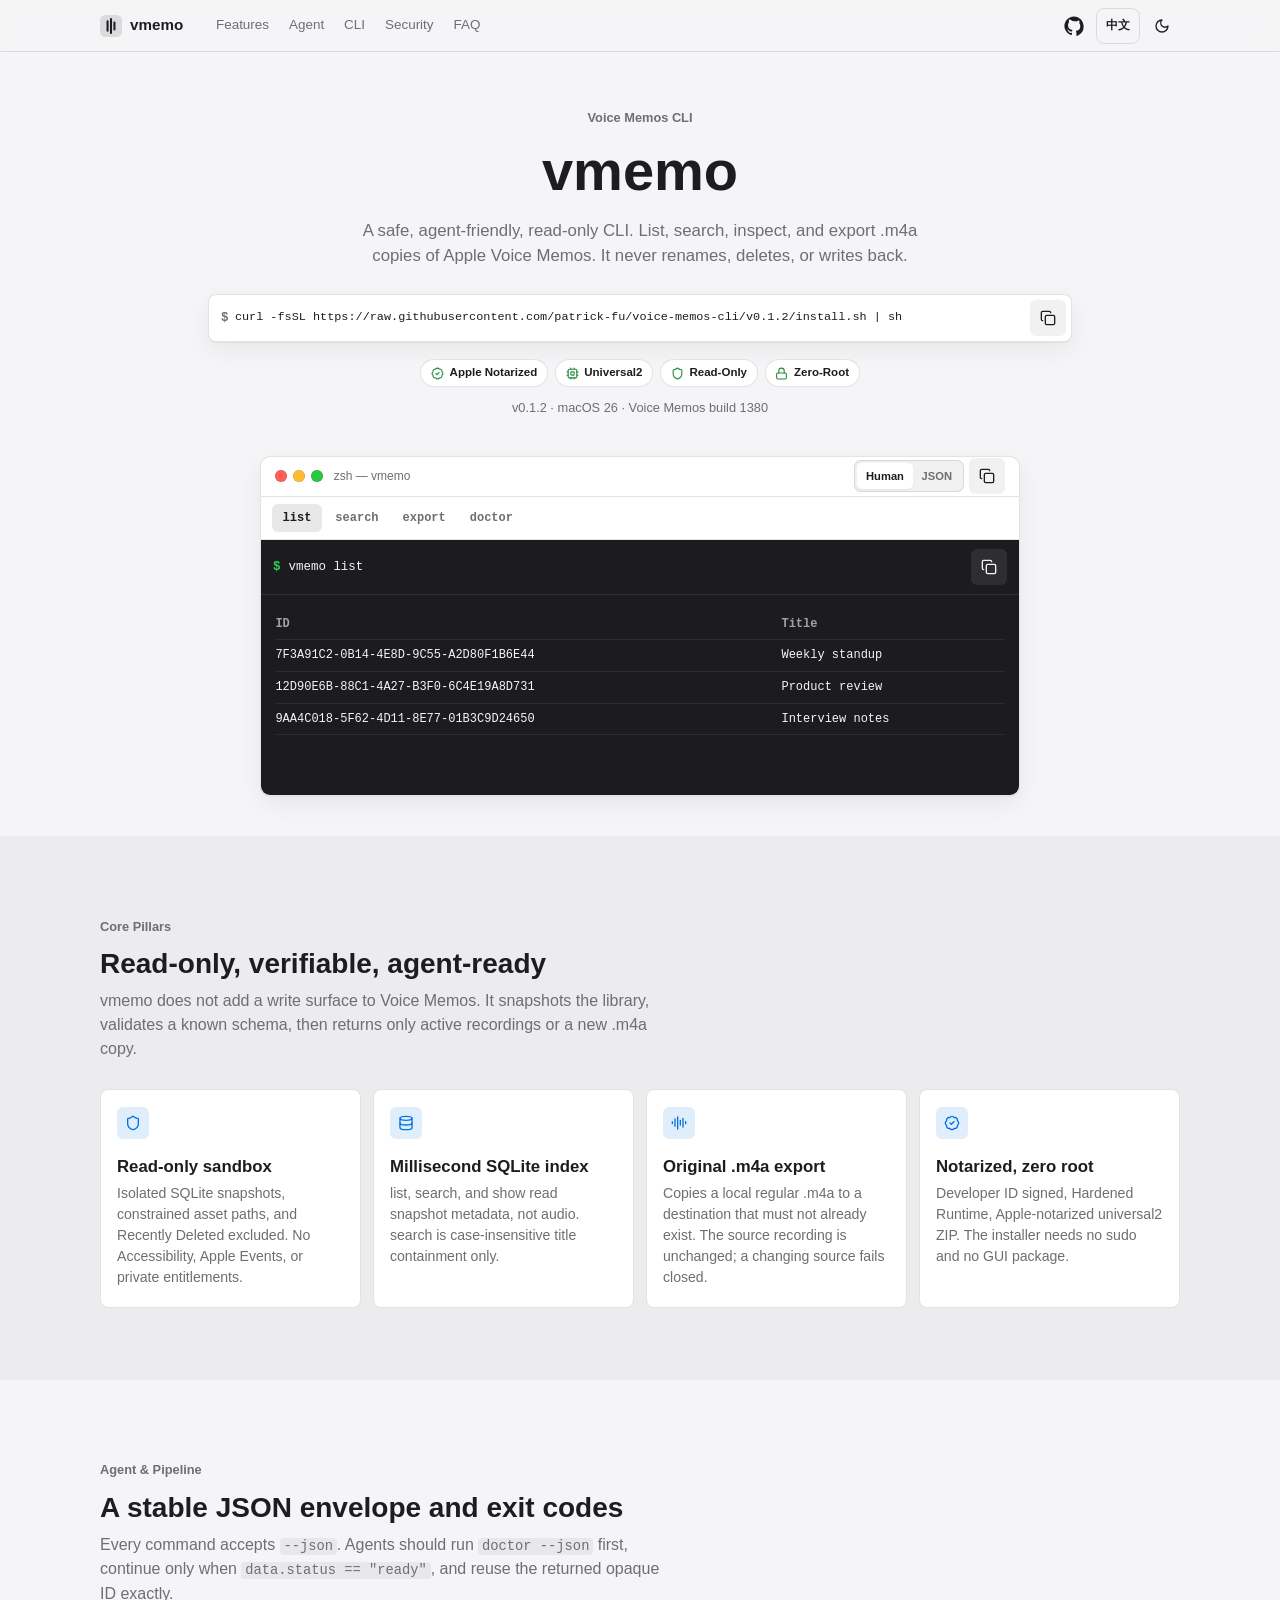
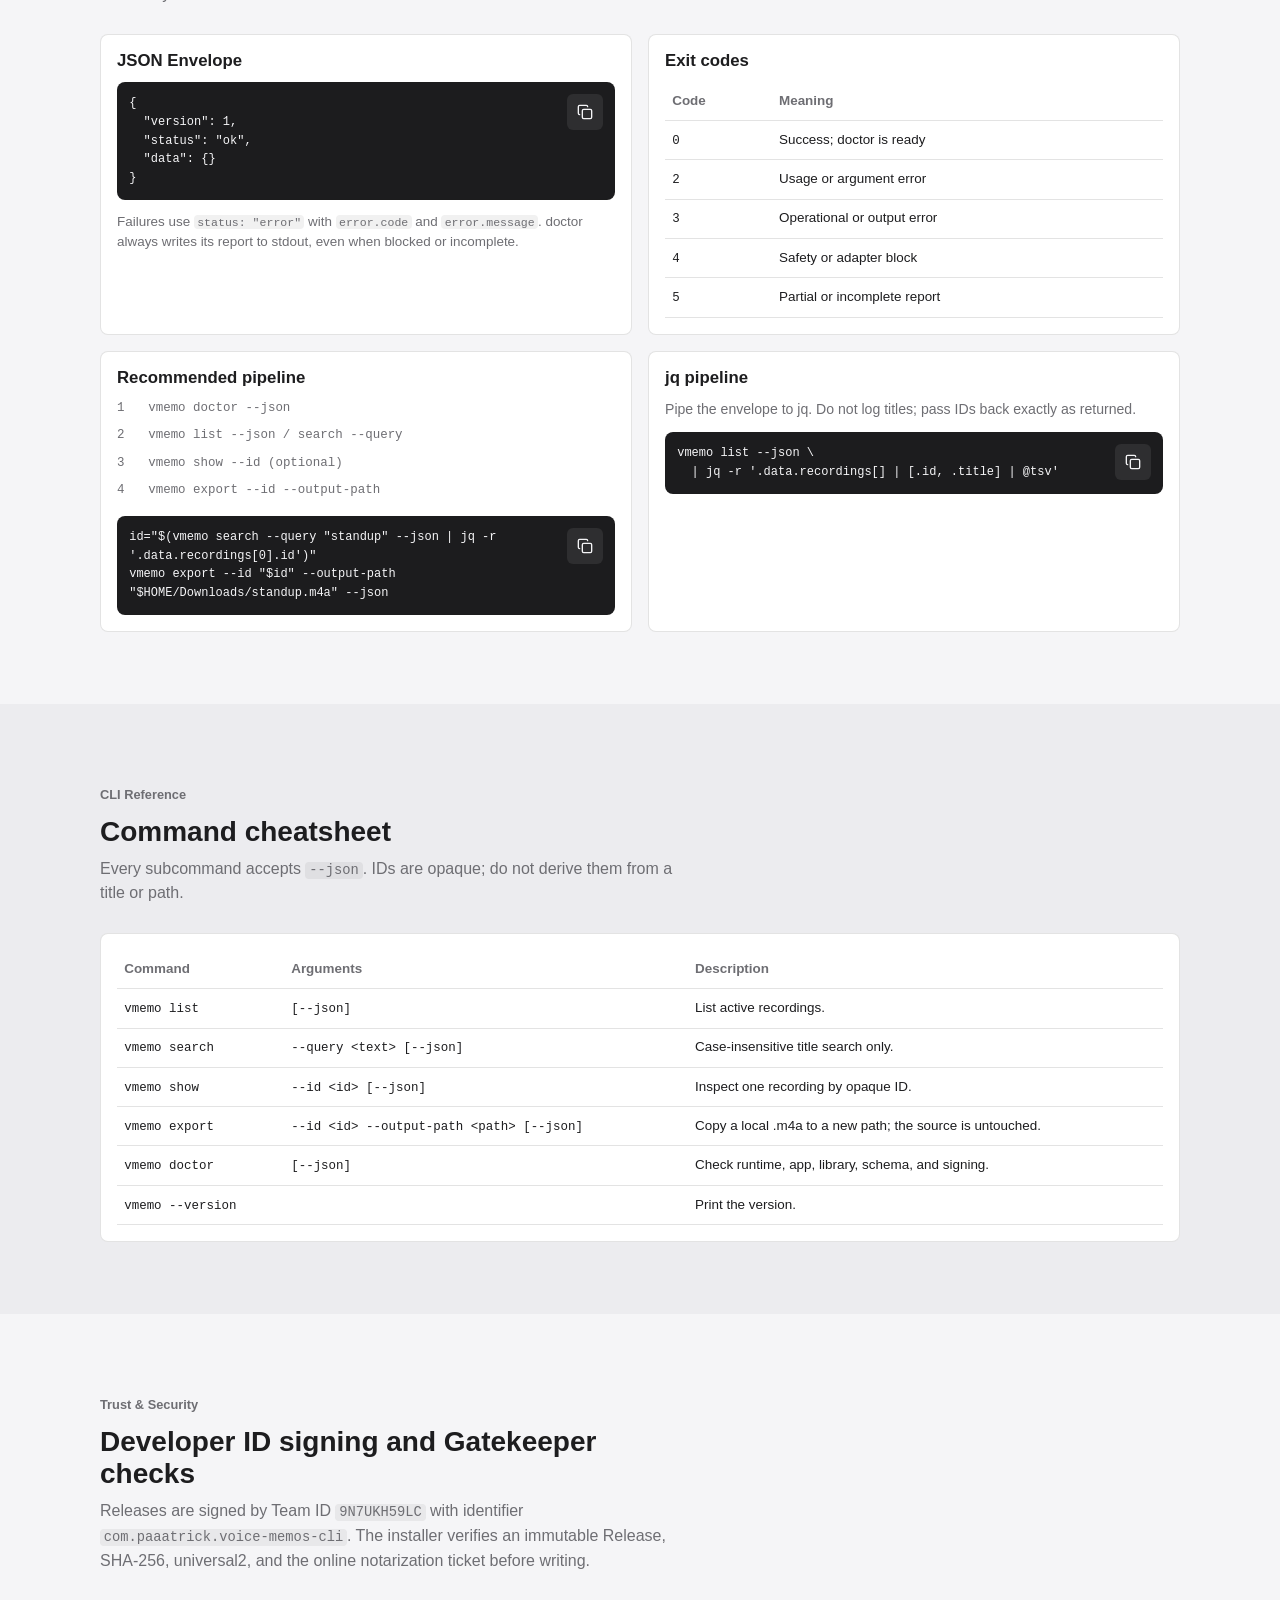
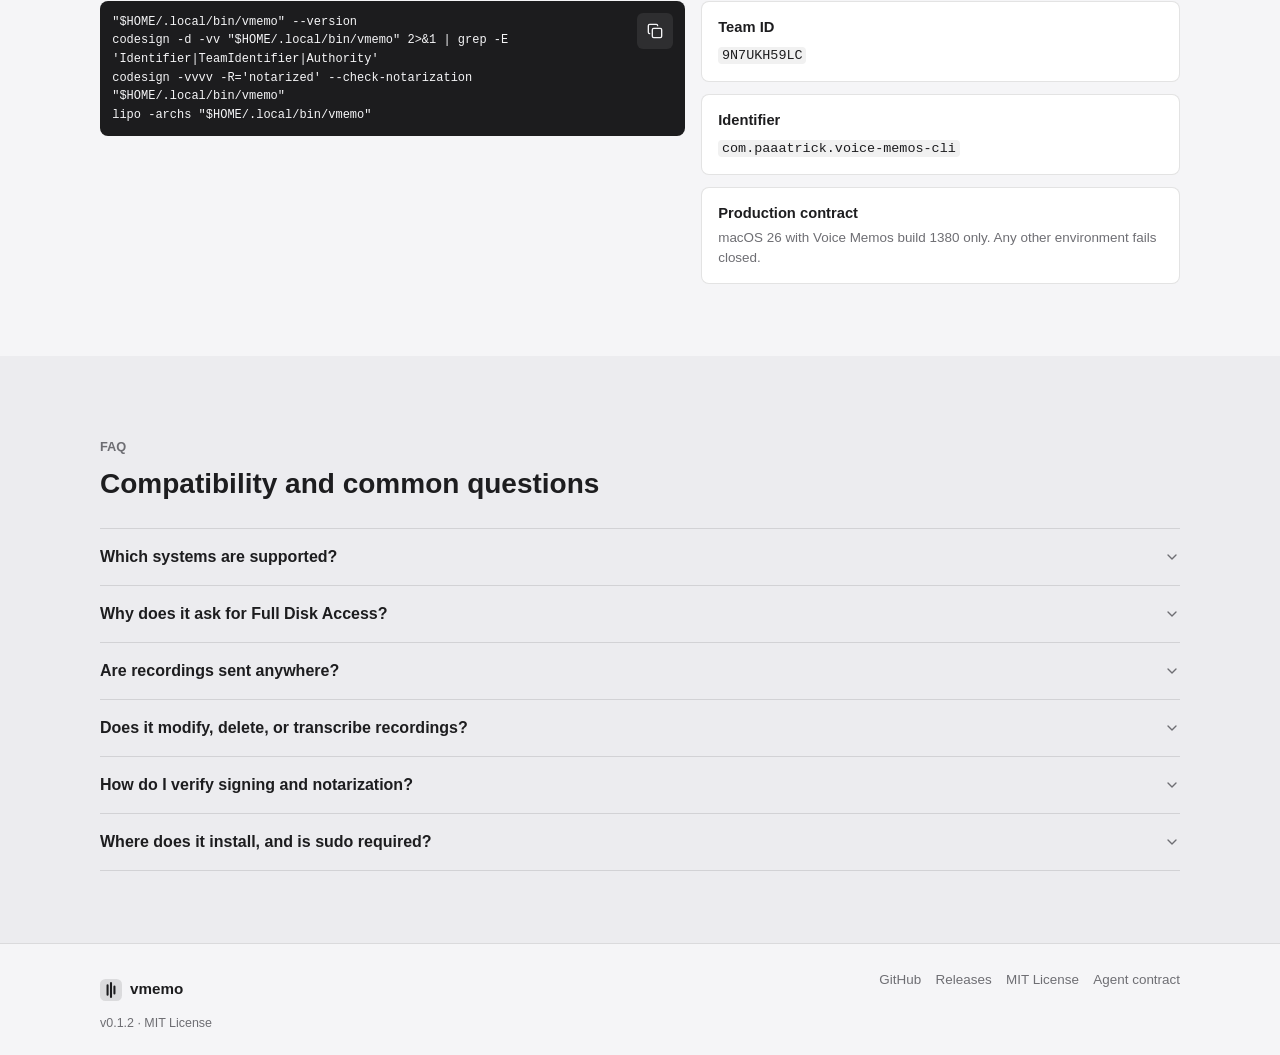
<file: site/index.html>
<!doctype html>
<html lang="zh-CN" data-theme="light" data-lang="zh">
  <head>
    <meta charset="utf-8">
    <meta name="viewport" content="width=device-width, initial-scale=1">
    <meta name="description" content="安全只读的 macOS CLI：列出、搜索、检查并导出 Apple Voice Memos 的 .m4a 副本。Apple 公证，universal2，免 Root。">
    <meta name="theme-color" content="#f5f5f7">
    <meta name="color-scheme" content="light dark">
    <meta property="og:type" content="website">
    <meta property="og:title" content="vmemo · 面向 agent 的 Voice Memos CLI">
    <meta property="og:description" content="安全只读的 macOS CLI：列出、搜索、检查并导出 Apple Voice Memos 的 .m4a 副本。Apple 公证，universal2，免 Root。">
    <meta property="og:url" content="https://patrick-fu.github.io/voice-memos-cli/">
    <meta property="og:image" content="https://patrick-fu.github.io/voice-memos-cli/og.png">
    <meta property="og:image:width" content="1200">
    <meta property="og:image:height" content="630">
    <meta property="og:image:alt" content="vmemo">
    <meta name="twitter:card" content="summary_large_image">
    <meta name="twitter:title" content="vmemo · 面向 agent 的 Voice Memos CLI">
    <meta name="twitter:description" content="安全只读的 macOS CLI：列出、搜索、检查并导出 Apple Voice Memos 的 .m4a 副本。Apple 公证，universal2，免 Root。">
    <meta name="twitter:image" content="https://patrick-fu.github.io/voice-memos-cli/og.png">
    <link rel="canonical" href="https://patrick-fu.github.io/voice-memos-cli/">
    <title>vmemo · 面向 agent 的 Voice Memos CLI</title>
    <link rel="icon" href="favicon.svg" type="image/svg+xml">
    <script>
    !function () {
      var root = document.documentElement, theme, lang;
      try { theme = localStorage.getItem("vmemo-theme"); } catch (e) {}
      try { lang = localStorage.getItem("vmemo-lang"); } catch (e) {}
      if (theme !== "light" && theme !== "dark") {
        theme = matchMedia("(prefers-color-scheme: dark)").matches ? "dark" : "light";
      }
      if (lang !== "en" && lang !== "zh") {
        lang = String(navigator.language || "").toLowerCase().indexOf("zh") === 0 ? "zh" : "en";
      }
      root.dataset.theme = theme;
      root.dataset.lang = lang;
      root.lang = lang === "zh" ? "zh-CN" : "en";
    }();
    </script>
    <link rel="stylesheet" href="styles.css?v=20260903d">
  </head>
  <body>
    <svg xmlns="http://www.w3.org/2000/svg" class="visually-hidden" aria-hidden="true">
      <symbol id="i-copy" viewBox="0 0 24 24" fill="none" stroke="currentColor" stroke-width="2" stroke-linecap="round" stroke-linejoin="round">
        <rect width="14" height="14" x="8" y="8" rx="2" ry="2"></rect>
        <path d="M4 16c-1.1 0-2-.9-2-2V4c0-1.1.9-2 2-2h10c1.1 0 2 .9 2 2"></path>
      </symbol>
      <symbol id="i-check" viewBox="0 0 24 24" fill="none" stroke="currentColor" stroke-width="2" stroke-linecap="round" stroke-linejoin="round">
        <path d="M20 6 9 17l-5-5"></path>
      </symbol>
      <symbol id="i-sun" viewBox="0 0 24 24" fill="none" stroke="currentColor" stroke-width="2" stroke-linecap="round" stroke-linejoin="round">
        <circle cx="12" cy="12" r="4"></circle>
        <path d="M12 2v2M12 20v2M4.93 4.93l1.41 1.41M17.66 17.66l1.41 1.41M2 12h2M20 12h2M6.34 17.66l-1.41 1.41M19.07 4.93l-1.41 1.41"></path>
      </symbol>
      <symbol id="i-moon" viewBox="0 0 24 24" fill="none" stroke="currentColor" stroke-width="2" stroke-linecap="round" stroke-linejoin="round">
        <path d="M12 3a6 6 0 0 0 9 9 9 9 0 1 1-9-9Z"></path>
      </symbol>
      <symbol id="i-github" viewBox="0 0 24 24" fill="currentColor">
        <path d="M12 .5C5.73.5.5 5.73.5 12c0 5.01 3.44 9.26 8.21 10.77.6.11.82-.26.82-.58v-2.03c-3.34.73-4.04-1.61-4.04-1.61-.55-1.39-1.34-1.76-1.34-1.76-1.09-.75.08-.73.08-.73 1.21.08 1.84 1.24 1.84 1.24 1.07 1.84 2.81 1.31 3.5 1 .11-.78.42-1.31.76-1.61-2.67-.3-5.47-1.33-5.47-5.93 0-1.31.47-2.38 1.24-3.22-.12-.3-.54-1.52.12-3.18 0 0 1.01-.32 3.3 1.23A11.5 11.5 0 0 1 12 6.32c.98 0 1.97.13 2.9.39 2.29-1.55 3.3-1.23 3.3-1.23.66 1.66.24 2.88.12 3.18.77.84 1.24 1.91 1.24 3.22 0 4.61-2.81 5.62-5.48 5.92.43.37.82 1.1.82 2.22v3.3c0 .32.22.69.83.57A11.5 11.5 0 0 0 23.5 12C23.5 5.73 18.27.5 12 .5Z"></path>
      </symbol>
      <symbol id="i-shield" viewBox="0 0 24 24" fill="none" stroke="currentColor" stroke-width="2" stroke-linecap="round" stroke-linejoin="round">
        <path d="M20 13c0 5-3.5 7.5-7.66 8.95a1 1 0 0 1-.67-.01C7.5 20.5 4 18 4 13V6a1 1 0 0 1 1-1c2 0 4.5-1.2 6.24-2.72a1.17 1.17 0 0 1 1.52 0C14.51 3.81 17 5 19 5a1 1 0 0 1 1 1z"></path>
      </symbol>
      <symbol id="i-database" viewBox="0 0 24 24" fill="none" stroke="currentColor" stroke-width="2" stroke-linecap="round" stroke-linejoin="round">
        <ellipse cx="12" cy="5" rx="9" ry="3"></ellipse>
        <path d="M3 5V19A9 3 0 0 0 21 19V5"></path>
        <path d="M3 12A9 3 0 0 0 21 12"></path>
      </symbol>
      <symbol id="i-audio" viewBox="0 0 24 24" fill="none" stroke="currentColor" stroke-width="2" stroke-linecap="round" stroke-linejoin="round">
        <path d="M2 10v3M6 6v11M10 3v18M14 8v7M18 5v13M22 10v3"></path>
      </symbol>
      <symbol id="i-badge" viewBox="0 0 24 24" fill="none" stroke="currentColor" stroke-width="2" stroke-linecap="round" stroke-linejoin="round">
        <path d="M3.85 8.62a4 4 0 0 1 4.78-4.77 4 4 0 0 1 6.74 0 4 4 0 0 1 4.78 4.78 4 4 0 0 1 0 6.74 4 4 0 0 1-4.77 4.78 4 4 0 0 1-6.75 0 4 4 0 0 1-4.78-4.77 4 4 0 0 1 0-6.76Z"></path>
        <path d="m9 12 2 2 4-4"></path>
      </symbol>
      <symbol id="i-lock" viewBox="0 0 24 24" fill="none" stroke="currentColor" stroke-width="2" stroke-linecap="round" stroke-linejoin="round">
        <rect width="18" height="11" x="3" y="11" rx="2" ry="2"></rect>
        <path d="M7 11V7a5 5 0 0 1 10 0v4"></path>
      </symbol>
      <symbol id="i-cpu" viewBox="0 0 24 24" fill="none" stroke="currentColor" stroke-width="2" stroke-linecap="round" stroke-linejoin="round">
        <rect width="16" height="16" x="4" y="4" rx="2"></rect>
        <rect width="6" height="6" x="9" y="9" rx="1"></rect>
        <path d="M15 2v2M15 20v2M2 15h2M2 9h2M20 15h2M20 9h2M9 2v2M9 20v2"></path>
      </symbol>
      <symbol id="i-chevron" viewBox="0 0 24 24" fill="none" stroke="currentColor" stroke-width="2" stroke-linecap="round" stroke-linejoin="round">
        <path d="m6 9 6 6 6-6"></path>
      </symbol>
    </svg>

    <a class="skip-link" href="#content"><span class="zh">跳到主要内容</span><span class="en">Skip to content</span></a>

    <header class="site-header" id="top">
      <div class="wrap">
        <a class="brand" href="#top" aria-label="vmemo" data-aria-zh="vmemo 主页" data-aria-en="vmemo home">
          <svg class="brand-mark" viewBox="0 0 32 32" aria-hidden="true">
            <rect width="32" height="32" rx="8" fill="currentColor" opacity=".12"></rect>
            <path d="M11 9v14M16 6v20M21 11v10" fill="none" stroke="currentColor" stroke-width="3" stroke-linecap="round"></path>
          </svg>
          <span>vmemo</span>
        </a>
        <nav aria-label="主导航" data-aria-zh="主导航" data-aria-en="Primary navigation">
          <a href="#pillars"><span class="zh">支柱</span><span class="en">Features</span></a>
          <a href="#agent">Agent</a>
          <a href="#cli"><span class="zh">命令</span><span class="en">CLI</span></a>
          <a href="#security"><span class="zh">安全</span><span class="en">Security</span></a>
          <a href="#faq">FAQ</a>
        </nav>
        <div class="header-tools">
          <a class="tool-btn" href="https://github.com/patrick-fu/voice-memos-cli" aria-label="GitHub" data-aria-zh="GitHub 仓库" data-aria-en="GitHub repository">
            <svg class="icon icon-lg"><use href="#i-github"></use></svg>
          </a>
          <button class="tool-btn tool-btn-label" type="button" data-lang-toggle aria-label="Switch to English"><span class="zh">EN</span><span class="en">中文</span></button>
          <button class="tool-btn" type="button" data-theme-toggle aria-label="切换到深色">
            <span data-icon-moon><svg class="icon"><use href="#i-moon"></use></svg></span>
            <span data-icon-sun><svg class="icon"><use href="#i-sun"></use></svg></span>
          </button>
        </div>
      </div>
    </header>

    <main id="content">
      <section class="hero wrap">
        <div class="hero-copy">
          <p class="eyebrow">Voice Memos CLI</p>
          <h1>vmemo</h1>
          <p class="lede">
            <span class="zh">面向 agent 的安全只读 CLI。列出、搜索、检查并导出 Voice Memos 的 m4a 副本；不重命名、不删除、不写回。</span>
            <span class="en">A safe, agent-friendly, read-only CLI. List, search, inspect, and export .m4a copies of Apple Voice Memos. It never renames, deletes, or writes back.</span>
          </p>
        </div>

        <div class="install-row">
          <div class="install-frame">
            <span class="prompt" aria-hidden="true">$</span>
            <code id="hero-install-command">curl -fsSL https://raw.githubusercontent.com/patrick-fu/voice-memos-cli/v0.1.2/install.sh | sh</code>
            <button class="icon-btn" type="button" data-copy-target="hero-install-command" aria-label="复制安装命令" data-aria-zh="复制安装命令" data-aria-en="Copy install command">
              <svg class="icon" data-icon-copy><use href="#i-copy"></use></svg>
              <svg class="icon" data-icon-copied hidden><use href="#i-check"></use></svg>
            </button>
          </div>
        </div>

        <div class="badges">
          <span class="badge"><svg class="icon"><use href="#i-badge"></use></svg><span class="zh">Apple 公证</span><span class="en">Apple Notarized</span></span>
          <span class="badge"><svg class="icon"><use href="#i-cpu"></use></svg>Universal2</span>
          <span class="badge"><svg class="icon"><use href="#i-shield"></use></svg><span class="zh">只读</span><span class="en">Read-Only</span></span>
          <span class="badge"><svg class="icon"><use href="#i-lock"></use></svg><span class="zh">免 Root</span><span class="en">Zero-Root</span></span>
        </div>
        <p class="hero-meta">v0.1.2 · macOS 26 · Voice Memos build 1380</p>

        <div class="term" role="region" aria-label="vmemo 命令演示" data-aria-zh="vmemo 命令演示" data-aria-en="vmemo command demo">
          <div class="term-titlebar">
            <span class="term-dots" aria-hidden="true"><i></i><i></i><i></i></span>
            <span class="term-title">zsh — vmemo</span>
            <div class="term-chrome-actions">
              <div class="seg" role="group" aria-label="输出格式" data-aria-zh="输出格式" data-aria-en="Output format">
                <button type="button" data-term-view="human" aria-pressed="true">Human</button>
                <button type="button" data-term-view="json" aria-pressed="false">JSON</button>
              </div>
              <button class="icon-btn" type="button" data-copy-output aria-label="复制输出" data-aria-zh="复制输出" data-aria-en="Copy output">
                <svg class="icon" data-icon-copy><use href="#i-copy"></use></svg>
                <svg class="icon" data-icon-copied hidden><use href="#i-check"></use></svg>
              </button>
            </div>
          </div>
          <div class="term-tabs" role="tablist" data-term-tabs aria-label="命令" data-aria-zh="命令" data-aria-en="Commands">
            <button class="term-tab" id="tab-list" type="button" role="tab" data-term-tab="list" aria-selected="true" aria-controls="term-output">list</button>
            <button class="term-tab" id="tab-search" type="button" role="tab" data-term-tab="search" aria-selected="false" tabindex="-1" aria-controls="term-output">search</button>
            <button class="term-tab" id="tab-export" type="button" role="tab" data-term-tab="export" aria-selected="false" tabindex="-1" aria-controls="term-output">export</button>
            <button class="term-tab" id="tab-doctor" type="button" role="tab" data-term-tab="doctor" aria-selected="false" tabindex="-1" aria-controls="term-output">doctor</button>
          </div>
          <div class="term-command">
            <span class="prompt" aria-hidden="true">$</span>
            <code id="term-command">vmemo list</code>
            <button class="icon-btn" type="button" data-copy-command aria-label="复制命令" data-aria-zh="复制命令" data-aria-en="Copy command">
              <svg class="icon" data-icon-copy><use href="#i-copy"></use></svg>
              <svg class="icon" data-icon-copied hidden><use href="#i-check"></use></svg>
            </button>
          </div>
          <div class="term-body" id="term-output" role="tabpanel" aria-labelledby="tab-list" aria-live="polite"></div>
        </div>
      </section>

      <section class="band band-alt" id="pillars">
        <div class="wrap">
          <div class="section-head">
            <p class="eyebrow"><span class="zh">核心支柱</span><span class="en">Core Pillars</span></p>
            <h2><span class="zh">只读、可验证、可被 agent 消费</span><span class="en">Read-only, verifiable, agent-ready</span></h2>
            <p>
              <span class="zh">vmemo 不为 Voice Memos 增加写入面。它 snapshot 资料库、校验已知 schema，然后只返回活跃录音或一份新的 .m4a 副本。</span>
              <span class="en">vmemo does not add a write surface to Voice Memos. It snapshots the library, validates a known schema, then returns only active recordings or a new .m4a copy.</span>
            </p>
          </div>
          <div class="pillar-grid">
            <article class="pillar">
              <span class="pillar-icon" aria-hidden="true"><svg class="icon"><use href="#i-shield"></use></svg></span>
              <h3><span class="zh">安全只读沙箱</span><span class="en">Read-only sandbox</span></h3>
              <p>
                <span class="zh">隔离 SQLite snapshot，约束资产路径，排除「最近删除」。不使用辅助功能、Apple Events 或私有 entitlement。</span>
                <span class="en">Isolated SQLite snapshots, constrained asset paths, and Recently Deleted excluded. No Accessibility, Apple Events, or private entitlements.</span>
              </p>
            </article>
            <article class="pillar">
              <span class="pillar-icon" aria-hidden="true"><svg class="icon"><use href="#i-database"></use></svg></span>
              <h3><span class="zh">毫秒级 SQLite 索引</span><span class="en">Millisecond SQLite index</span></h3>
              <p>
                <span class="zh">list / search / show 走只读 snapshot 元数据，不扫描音频。search 只做标题的大小写不敏感包含匹配。</span>
                <span class="en">list, search, and show read snapshot metadata, not audio. search is case-insensitive title containment only.</span>
              </p>
            </article>
            <article class="pillar">
              <span class="pillar-icon" aria-hidden="true"><svg class="icon"><use href="#i-audio"></use></svg></span>
              <h3><span class="zh">原声 .m4a 导出</span><span class="en">Original .m4a export</span></h3>
              <p>
                <span class="zh">把本地 regular .m4a 复制到一个尚不存在的目标路径。源录音不变；复制中源文件变化则失败。</span>
                <span class="en">Copies a local regular .m4a to a destination that must not already exist. The source recording is unchanged; a changing source fails closed.</span>
              </p>
            </article>
            <article class="pillar">
              <span class="pillar-icon" aria-hidden="true"><svg class="icon"><use href="#i-badge"></use></svg></span>
              <h3><span class="zh">免 Root 签名公证</span><span class="en">Notarized, zero root</span></h3>
              <p>
                <span class="zh">Developer ID 签名、Hardened Runtime、Apple 公证的 universal2 ZIP。安装脚本不需要 sudo，也不弹安装器。</span>
                <span class="en">Developer ID signed, Hardened Runtime, Apple-notarized universal2 ZIP. The installer needs no sudo and no GUI package.</span>
              </p>
            </article>
          </div>
        </div>
      </section>

      <section class="band" id="agent">
        <div class="wrap">
          <div class="section-head">
            <p class="eyebrow">Agent &amp; Pipeline</p>
            <h2><span class="zh">稳定的 JSON Envelope 与退出码</span><span class="en">A stable JSON envelope and exit codes</span></h2>
            <p>
              <span class="zh">每个命令都接受 <code>--json</code>。Agent 应先跑 <code>doctor --json</code>，仅在 <code>data.status == "ready"</code> 后继续，并原样使用返回的 opaque ID。</span>
              <span class="en">Every command accepts <code>--json</code>. Agents should run <code>doctor --json</code> first, continue only when <code>data.status == "ready"</code>, and reuse the returned opaque ID exactly.</span>
            </p>
          </div>
          <div class="split">
            <div class="panel">
              <h3>JSON Envelope</h3>
              <div class="pre-frame">
                <pre id="envelope-sample">{
  "version": 1,
  "status": "ok",
  "data": {}
}</pre>
                <button class="icon-btn" type="button" data-copy-target="envelope-sample" aria-label="复制 JSON" data-aria-zh="复制 JSON" data-aria-en="Copy JSON">
                  <svg class="icon" data-icon-copy><use href="#i-copy"></use></svg>
                  <svg class="icon" data-icon-copied hidden><use href="#i-check"></use></svg>
                </button>
              </div>
              <p style="margin-top:.75rem;font-size:.84rem">
                <span class="zh">失败时 <code>status</code> 为 <code>error</code>，并带 <code>error.code</code> / <code>error.message</code>。doctor 即使是 <code>blocked</code> / <code>incomplete</code> 也把报告写到 stdout。</span>
                <span class="en">Failures use <code>status: "error"</code> with <code>error.code</code> and <code>error.message</code>. doctor always writes its report to stdout, even when blocked or incomplete.</span>
              </p>
            </div>
            <div class="panel">
              <h3><span class="zh">退出码</span><span class="en">Exit codes</span></h3>
              <table class="exit-table">
                <thead>
                  <tr>
                    <th>Code</th>
                    <th><span class="zh">含义</span><span class="en">Meaning</span></th>
                  </tr>
                </thead>
                <tbody>
                  <tr><td><code>0</code></td><td><span class="zh">成功；doctor 为 ready</span><span class="en">Success; doctor is ready</span></td></tr>
                  <tr><td><code>2</code></td><td><span class="zh">用法或参数错误</span><span class="en">Usage or argument error</span></td></tr>
                  <tr><td><code>3</code></td><td><span class="zh">运行/输出错误</span><span class="en">Operational or output error</span></td></tr>
                  <tr><td><code>4</code></td><td><span class="zh">安全或适配器阻断</span><span class="en">Safety or adapter block</span></td></tr>
                  <tr><td><code>5</code></td><td><span class="zh">部分或不完整报告</span><span class="en">Partial or incomplete report</span></td></tr>
                </tbody>
              </table>
            </div>
          </div>
          <div class="split" style="margin-top:1rem">
            <div class="panel">
              <h3><span class="zh">推荐流程</span><span class="en">Recommended pipeline</span></h3>
              <ol class="steps">
                <li><span>1</span><span><code>vmemo doctor --json</code></span></li>
                <li><span>2</span><span><code>vmemo list --json</code> / <code>search --query</code></span></li>
                <li><span>3</span><span><code>vmemo show --id</code> <span class="zh">（可选）</span><span class="en">(optional)</span></span></li>
                <li><span>4</span><span><code>vmemo export --id --output-path</code></span></li>
              </ol>
              <div class="pre-frame">
                <pre id="pipeline-sample">id="$(vmemo search --query "standup" --json | jq -r '.data.recordings[0].id')"
vmemo export --id "$id" --output-path "$HOME/Downloads/standup.m4a" --json</pre>
                <button class="icon-btn" type="button" data-copy-target="pipeline-sample" aria-label="复制示例" data-aria-zh="复制示例" data-aria-en="Copy example">
                  <svg class="icon" data-icon-copy><use href="#i-copy"></use></svg>
                  <svg class="icon" data-icon-copied hidden><use href="#i-check"></use></svg>
                </button>
              </div>
            </div>
            <div class="panel">
              <h3><span class="zh">jq 管道</span><span class="en">jq pipeline</span></h3>
              <p style="margin-bottom:.75rem;font-size:.88rem">
                <span class="zh">把 envelope 交给 jq。不要把 title 写进日志；ID 必须原样回传。</span>
                <span class="en">Pipe the envelope to jq. Do not log titles; pass IDs back exactly as returned.</span>
              </p>
              <div class="pre-frame">
                <pre id="jq-sample">vmemo list --json \
  | jq -r '.data.recordings[] | [.id, .title] | @tsv'</pre>
                <button class="icon-btn" type="button" data-copy-target="jq-sample" aria-label="复制 jq 示例" data-aria-zh="复制 jq 示例" data-aria-en="Copy jq example">
                  <svg class="icon" data-icon-copy><use href="#i-copy"></use></svg>
                  <svg class="icon" data-icon-copied hidden><use href="#i-check"></use></svg>
                </button>
              </div>
            </div>
          </div>
        </div>
      </section>

      <section class="band band-alt" id="cli">
        <div class="wrap">
          <div class="section-head">
            <p class="eyebrow">CLI Reference</p>
            <h2><span class="zh">命令速查</span><span class="en">Command cheatsheet</span></h2>
            <p>
              <span class="zh">所有子命令都可追加 <code>--json</code>。ID 是不透明值，不要从标题或路径推导。</span>
              <span class="en">Every subcommand accepts <code>--json</code>. IDs are opaque; do not derive them from a title or path.</span>
            </p>
          </div>
          <div class="panel table-scroll">
            <table class="ref-table">
              <thead>
                <tr>
                  <th><span class="zh">命令</span><span class="en">Command</span></th>
                  <th><span class="zh">参数</span><span class="en">Arguments</span></th>
                  <th><span class="zh">说明</span><span class="en">Description</span></th>
                </tr>
              </thead>
              <tbody>
                <tr>
                  <td><code>vmemo list</code></td>
                  <td><code>[--json]</code></td>
                  <td><span class="zh">列出活跃录音。</span><span class="en">List active recordings.</span></td>
                </tr>
                <tr>
                  <td><code>vmemo search</code></td>
                  <td><code>--query &lt;text&gt; [--json]</code></td>
                  <td><span class="zh">仅按标题做大小写不敏感搜索。</span><span class="en">Case-insensitive title search only.</span></td>
                </tr>
                <tr>
                  <td><code>vmemo show</code></td>
                  <td><code>--id &lt;id&gt; [--json]</code></td>
                  <td><span class="zh">按 opaque ID 查看一条录音。</span><span class="en">Inspect one recording by opaque ID.</span></td>
                </tr>
                <tr>
                  <td><code>vmemo export</code></td>
                  <td><code>--id &lt;id&gt; --output-path &lt;path&gt; [--json]</code></td>
                  <td><span class="zh">复制本地 .m4a 到一个新路径；源文件不动。</span><span class="en">Copy a local .m4a to a new path; the source is untouched.</span></td>
                </tr>
                <tr>
                  <td><code>vmemo doctor</code></td>
                  <td><code>[--json]</code></td>
                  <td><span class="zh">检查运行时、App、资料库、schema 与签名。</span><span class="en">Check runtime, app, library, schema, and signing.</span></td>
                </tr>
                <tr>
                  <td><code>vmemo --version</code></td>
                  <td></td>
                  <td><span class="zh">打印版本号。</span><span class="en">Print the version.</span></td>
                </tr>
              </tbody>
            </table>
          </div>
        </div>
      </section>

      <section class="band" id="security">
        <div class="wrap">
          <div class="section-head">
            <p class="eyebrow"><span class="zh">信任与安全</span><span class="en">Trust &amp; Security</span></p>
            <h2><span class="zh">Developer ID 签名与 Gatekeeper 校验</span><span class="en">Developer ID signing and Gatekeeper checks</span></h2>
            <p>
              <span class="zh">发布包由 Team ID <code>9N7UKH59LC</code> 签名，identifier 为 <code>com.paaatrick.voice-memos-cli</code>。安装脚本在写入前校验不可变 Release、SHA-256、universal2 与在线公证票据。</span>
              <span class="en">Releases are signed by Team ID <code>9N7UKH59LC</code> with identifier <code>com.paaatrick.voice-memos-cli</code>. The installer verifies an immutable Release, SHA-256, universal2, and the online notarization ticket before writing.</span>
            </p>
          </div>
          <div class="verify-grid">
            <div class="pre-frame">
              <pre id="verify-sample">"$HOME/.local/bin/vmemo" --version
codesign -d -vv "$HOME/.local/bin/vmemo" 2>&amp;1 | grep -E 'Identifier|TeamIdentifier|Authority'
codesign -vvvv -R='notarized' --check-notarization "$HOME/.local/bin/vmemo"
lipo -archs "$HOME/.local/bin/vmemo"</pre>
              <button class="icon-btn" type="button" data-copy-target="verify-sample" aria-label="复制校验命令" data-aria-zh="复制校验命令" data-aria-en="Copy verification commands">
                <svg class="icon" data-icon-copy><use href="#i-copy"></use></svg>
                <svg class="icon" data-icon-copied hidden><use href="#i-check"></use></svg>
              </button>
            </div>
            <div class="facts">
              <div class="fact">
                <b>Team ID</b>
                <code>9N7UKH59LC</code>
              </div>
              <div class="fact">
                <b>Identifier</b>
                <code>com.paaatrick.voice-memos-cli</code>
              </div>
              <div class="fact">
                <b><span class="zh">生产契约</span><span class="en">Production contract</span></b>
                <p><span class="zh">仅 macOS 26 + Voice Memos build 1380。其他环境 fail closed，不猜测私有格式。</span><span class="en">macOS 26 with Voice Memos build 1380 only. Any other environment fails closed.</span></p>
              </div>
            </div>
          </div>
        </div>
      </section>

      <section class="band band-alt" id="faq">
        <div class="wrap">
          <div class="section-head">
            <p class="eyebrow">FAQ</p>
            <h2><span class="zh">兼容性与常见问题</span><span class="en">Compatibility and common questions</span></h2>
          </div>
          <div class="faq-list">
            <details>
              <summary>
                <span class="zh">支持哪些系统？</span>
                <span class="en">Which systems are supported?</span>
                <svg class="icon"><use href="#i-chevron"></use></svg>
              </summary>
              <p>
                <span class="zh">v0.1.2 的生产数据路径只支持 macOS 26 与 Voice Memos build 1380。其他系统或 build 会安全拒绝。macOS 15 可用于构建和 fail-closed 测试，但不是受支持的生产路径。</span>
                <span class="en">v0.1.2 production data access supports macOS 26 with Voice Memos build 1380 only. Other systems or builds fail closed. macOS 15 can build and exercise fail-closed tests, but it is not a supported production path.</span>
              </p>
            </details>
            <details>
              <summary>
                <span class="zh">为什么会要求完全磁盘访问权限？</span>
                <span class="en">Why does it ask for Full Disk Access?</span>
                <svg class="icon"><use href="#i-chevron"></use></svg>
              </summary>
              <p>
                <span class="zh">Voice Memos 的 group container 可能需要 FDA 或容器权限。安装本身只写 <code>~/.local/bin</code>，不需要 FDA；读取录音时 macOS 才会询问。只有你能在「系统设置 → 隐私与安全性」中授权。</span>
                <span class="en">The Voice Memos group container may require Full Disk Access or another container permission. Installing only writes <code>~/.local/bin</code> and does not need FDA; macOS may ask later when recordings are read. Only you can grant it in System Settings → Privacy &amp; Security.</span>
              </p>
            </details>
            <details>
              <summary>
                <span class="zh">录音会被传到网上吗？</span>
                <span class="en">Are recordings sent anywhere?</span>
                <svg class="icon"><use href="#i-chevron"></use></svg>
              </summary>
              <p>
                <span class="zh">不会。vmemo 只在本地运行。导出只是把一份 .m4a 复制到你选择的位置。标题只出现在你主动请求的 stdout 里。</span>
                <span class="en">No. vmemo runs locally. Export copies an .m4a to a location you choose. Titles appear only in the stdout payload you requested.</span>
              </p>
            </details>
            <details>
              <summary>
                <span class="zh">它会修改、删除或转写录音吗？</span>
                <span class="en">Does it modify, delete, or transcribe recordings?</span>
                <svg class="icon"><use href="#i-chevron"></use></svg>
              </summary>
              <p>
                <span class="zh">不会。没有 rename / delete，也没有转写或 UI 自动化。export 只创建用户拥有的副本。</span>
                <span class="en">No. There is no rename or delete, and no transcription or UI automation. export only creates a user-owned copy.</span>
              </p>
            </details>
            <details>
              <summary>
                <span class="zh">如何验证签名和公证？</span>
                <span class="en">How do I verify signing and notarization?</span>
                <svg class="icon"><use href="#i-chevron"></use></svg>
              </summary>
              <p>
                <span class="zh">用上面的 <code>codesign</code> 与 <code>lipo</code> 命令。期望看到 Developer ID Application、Team ID <code>9N7UKH59LC</code>，以及 <code>arm64 x86_64</code>。</span>
                <span class="en">Use the <code>codesign</code> and <code>lipo</code> commands above. Expect Developer ID Application, Team ID <code>9N7UKH59LC</code>, and <code>arm64 x86_64</code>.</span>
              </p>
            </details>
            <details>
              <summary>
                <span class="zh">装在哪里？需要 sudo 吗？</span>
                <span class="en">Where does it install, and is sudo required?</span>
                <svg class="icon"><use href="#i-chevron"></use></svg>
              </summary>
              <p>
                <span class="zh">默认安装到 <code>~/.local/bin/vmemo</code>，不需要 sudo。脚本不会改 shell 配置；若该目录不在 PATH 中，它会打印应执行的命令。可用 <code>VMEMO_INSTALL_DIR</code> 换目录。</span>
                <span class="en">It installs to <code>~/.local/bin/vmemo</code> by default, with no sudo. The script does not edit shell config; if that directory is not on PATH, it prints the command to add it. Use <code>VMEMO_INSTALL_DIR</code> for another directory.</span>
              </p>
            </details>
          </div>
        </div>
      </section>
    </main>

    <footer class="site-footer">
      <div class="wrap">
        <div>
          <a class="brand" href="#top">
            <svg class="brand-mark" viewBox="0 0 32 32" aria-hidden="true">
              <rect width="32" height="32" rx="8" fill="currentColor" opacity=".12"></rect>
              <path d="M11 9v14M16 6v20M21 11v10" fill="none" stroke="currentColor" stroke-width="3" stroke-linecap="round"></path>
            </svg>
            <span>vmemo</span>
          </a>
          <p>v0.1.2 · MIT License</p>
        </div>
        <div class="foot-links">
          <a href="https://github.com/patrick-fu/voice-memos-cli">GitHub</a>
          <a href="https://github.com/patrick-fu/voice-memos-cli/releases">Releases</a>
          <a href="https://github.com/patrick-fu/voice-memos-cli/blob/main/LICENSE">MIT License</a>
          <a href="https://github.com/patrick-fu/voice-memos-cli/blob/main/docs/agent-contract.md"><span class="zh">Agent 契约</span><span class="en">Agent contract</span></a>
        </div>
      </div>
    </footer>

    <p class="copy-live" id="copy-status" role="status" aria-live="polite" aria-atomic="true"></p>
    <script src="script.js?v=20260903d"></script>
  </body>
</html>
</file>
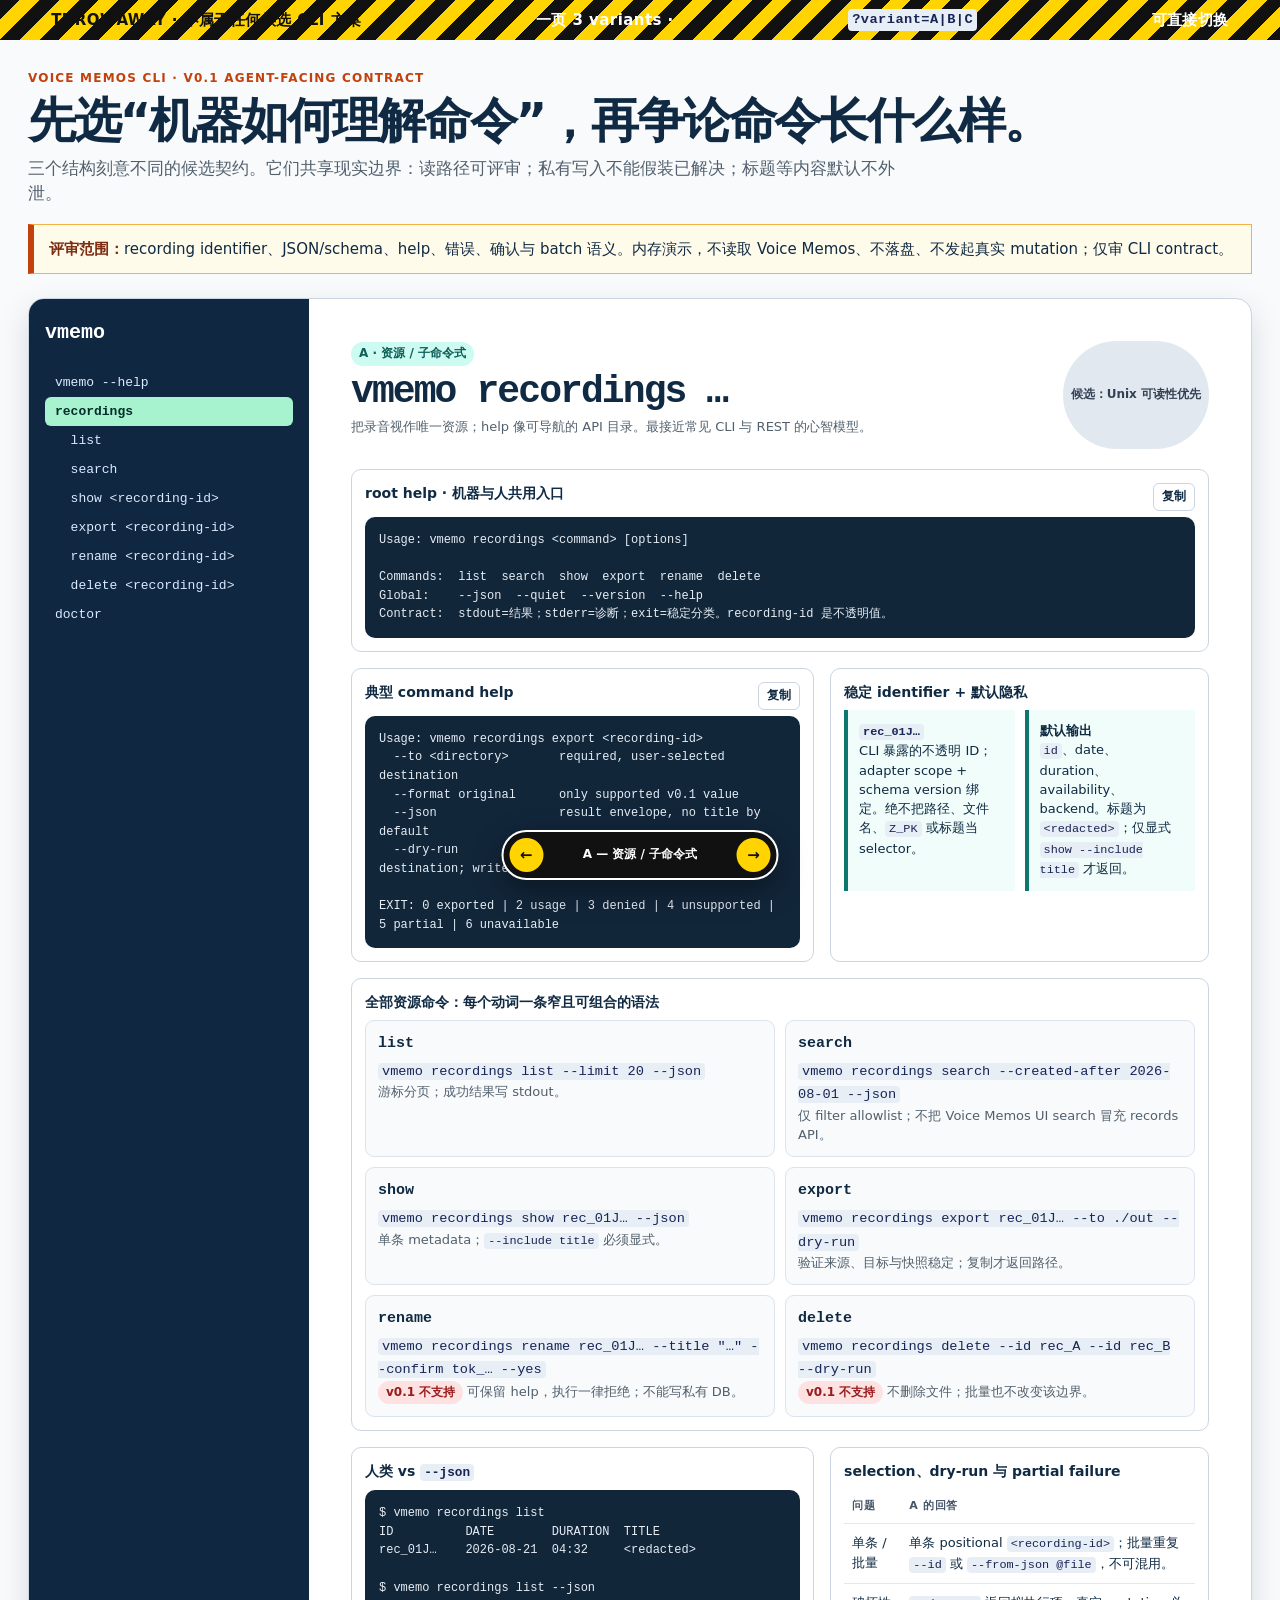
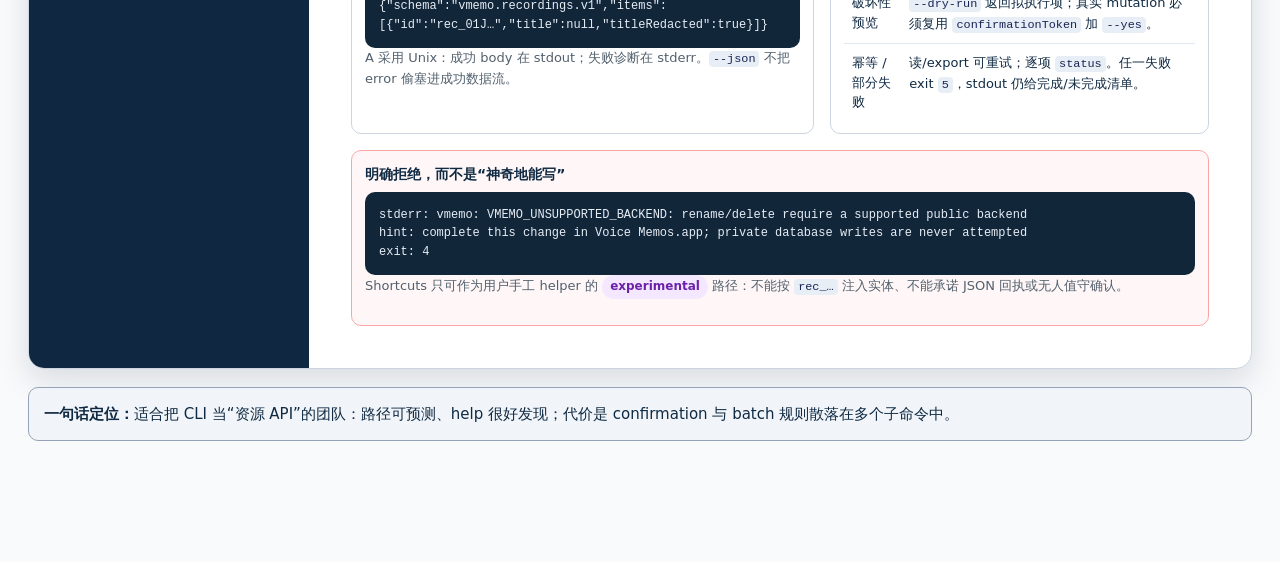
<file: prototypes/cli-contract.html>
<!doctype html>
<!-- THROWAWAY PROTOTYPE — v0.1 CLI contract review only. One page, three variants. Open with ?variant=A|B|C. -->
<html lang="zh-CN">
<head>
<meta charset="utf-8">
<meta name="viewport" content="width=device-width, initial-scale=1">
<title>THROWAWAY · vmemo CLI 契约评审</title>
<style>
:root{--ink:#102a43;--muted:#52606d;--line:#cbd5e1;--paper:#f8fafc;--card:#fff;--mint:#0f766e;--violet:#5b21b6;--orange:#c2410c;--danger:#b42318;--black:#111;--code:#12263a;--shadow:0 12px 32px #0f172221}
*{box-sizing:border-box}html,body{margin:0;background:var(--paper);color:var(--ink);font:15px/1.48 ui-sans-serif,system-ui,-apple-system,BlinkMacSystemFont,"Segoe UI",sans-serif}button,input,textarea{font:inherit}button{cursor:pointer}h1,h2,h3,p{margin-top:0}h1{font-size:clamp(28px,4vw,48px);line-height:1.04;letter-spacing:-.045em;margin-bottom:10px}h2{font-size:21px;margin-bottom:8px}h3{font-size:14px;margin-bottom:7px}code,pre{font-family:ui-monospace,SFMono-Regular,Menlo,Monaco,Consolas,monospace}code{padding:1px 4px;border-radius:4px;background:#e8eef5;color:#172554;font-size:.91em}pre{overflow:auto;margin:0;padding:14px;border-radius:10px;background:var(--code);color:#e6edf5;font-size:12px;line-height:1.55;white-space:pre-wrap}
.ribbon{display:flex;justify-content:space-between;gap:18px;padding:9px clamp(18px,4vw,64px);background:repeating-linear-gradient(135deg,#111 0 14px,#ffd400 14px 28px);color:#fff;font-weight:850;letter-spacing:.03em}.ribbon span{color:#111}.head,.scope,.variant{max-width:1320px;margin-left:auto;margin-right:auto;padding-left:28px;padding-right:28px}.head{padding-top:30px;padding-bottom:18px}.eyebrow{margin-bottom:8px;color:var(--orange);font-size:12px;font-weight:900;letter-spacing:.1em}.lede{max-width:890px;margin:0;color:var(--muted);font-size:17px}.scope{margin-bottom:24px}.scope>div{border:1px solid #f2b344;border-left:6px solid var(--orange);padding:13px 15px;background:#fffbeb}.scope strong{color:#7c2d12}.variant{display:none;margin-bottom:130px}.variant.active{display:block}.tag{display:inline-flex;align-items:center;padding:3px 8px;border-radius:999px;background:#e2e8f0;color:#334155;font-size:12px;font-weight:800}.good{background:#ccfbf1;color:#115e59}.experimental{background:#f3e8ff;color:#6b21a8}.no{background:#fee2e2;color:#991b1b}.mini,.annotation{color:var(--muted);font-size:13px}.card{border:1px solid var(--line);border-radius:10px;padding:13px;background:#fff}.card.danger{border-color:#fca5a5;background:#fff7f7}.card.exp{border-color:#d8b4fe;background:#faf5ff}.copyline{display:flex;align-items:center;justify-content:space-between;gap:8px;margin-bottom:6px}.copy{padding:4px 8px;border:1px solid var(--line);border-radius:6px;background:#fff;color:var(--ink);font-size:12px;font-weight:700}.copy:hover{background:#e0f2fe}.note{margin-top:18px;padding:15px;border:1px solid #94a3b8;border-radius:10px;background:#f1f5f9}.note p{margin:4px 0 0}.switcher{position:fixed;z-index:10;right:50%;bottom:20px;display:flex;align-items:center;gap:4px;transform:translateX(50%);padding:6px;border:2px solid #fff;border-radius:999px;background:var(--black);color:#fff;box-shadow:0 10px 30px #0006}.switcher button{width:34px;height:34px;border:0;border-radius:50%;background:#ffd400;color:#111;font-weight:900}.switcher button:hover{background:#fff}.switcher span{min-width:185px;padding:0 9px;text-align:center;font-size:12px;font-weight:900}

/* A: documentation tree. Resource hierarchy is the primary model. */
.a-shell{display:grid;grid-template-columns:280px minmax(0,1fr);overflow:hidden;border:1px solid var(--line);border-radius:16px;background:#fff;box-shadow:var(--shadow)}.a-nav{padding:22px 16px;background:#0f2740;color:#dbeafe}.brand{margin-bottom:24px;color:#fff;font:800 20px ui-monospace,monospace}.a-nav ul{margin:0;padding:0;list-style:none}.a-nav li{padding:7px 10px;border-radius:6px;font:13px ui-monospace,monospace}.a-nav .current{background:#a7f3d0;color:#052e2b;font-weight:900}.a-main{padding:clamp(20px,4vw,42px)}.a-top{display:flex;justify-content:space-between;gap:20px;margin-bottom:20px}.a-title{margin:4px 0;font:800 clamp(24px,4vw,38px) ui-monospace,monospace;letter-spacing:-.05em}.a-grid{display:grid;grid-template-columns:1.1fr .9fr;gap:16px}.wide{grid-column:1/-1}.commands{display:grid;grid-template-columns:repeat(2,minmax(0,1fr));gap:10px}.command{padding:12px;border:1px solid #dbe4ee;border-radius:9px;background:#f8fafc}.command strong{display:block;margin-bottom:4px;font-family:ui-monospace,monospace}.command p{margin-bottom:0;color:var(--muted);font-size:13px}.meta{display:grid;grid-template-columns:1fr 1fr;gap:10px}.meta>div{padding:11px;border-left:4px solid var(--mint);background:#f0fdfa;font-size:13px}.table{width:100%;border-collapse:collapse;font-size:13px}.table th,.table td{padding:9px 8px;border-bottom:1px solid #e2e8f0;text-align:left;vertical-align:top}.table th{color:#475569;font-size:11px;text-transform:uppercase;letter-spacing:.06em}.table tr:last-child td{border-bottom:0}

/* B: operation board. Verbs and safety gates are the primary model. */
.b-board{border:1px solid #d8d3cb;background:#fdfcf9;box-shadow:var(--shadow)}.b-mast{display:flex;justify-content:space-between;gap:20px;padding:26px;background:#312e81;color:#fff}.b-mast h2{margin:0 0 4px;font-size:29px}.b-mast p{margin:0;color:#ddd6fe}.mode{display:flex;align-self:flex-start;gap:2px;padding:3px;border-radius:8px;background:#ffffff2e}.mode button{border:0;border-radius:6px;padding:7px 10px;background:transparent;color:#ede9fe;font-size:12px;font-weight:800}.mode button.selected{background:#fff;color:#312e81}.b-lanes{display:grid;grid-template-columns:1.05fr 1.15fr .9fr}.lane{min-height:640px;padding:20px;border-right:1px solid #ded9d1}.lane:last-child{border-right:0}.lane h3{padding-bottom:10px;border-bottom:3px solid;font-size:15px}.intent h3{border-color:#16a34a}.run h3{border-color:#7c3aed}.guard h3{border-color:#ea580c}.scenario{padding:12px;border-radius:8px;background:#fff;box-shadow:0 1px 0 #e5e7eb}.scenario+.scenario{margin-top:10px}.scenario p{margin-bottom:0;font-size:13px}.verb{margin:9px 0;padding:11px;border:1px solid #ddd6fe;border-radius:10px;background:#fff}.verb>div{display:flex;justify-content:space-between;gap:8px;align-items:center}.verb p{margin:5px 0 0;color:var(--muted);font-size:12px}.modepanel{display:none;margin-top:12px}.modepanel.visible{display:block}.signal{margin:10px 0;padding:10px;border-radius:8px;font-size:13px}.green{background:#dcfce7;color:#14532d}.orange{background:#ffedd5;color:#7c2d12}.red{background:#fee2e2;color:#7f1d1d}

/* C: protocol workbench. Request/response schema is the primary model. */
.c-workbench{overflow:hidden;border:1px solid #1e293b;border-radius:15px;background:#0b1220;color:#dbeafe;box-shadow:var(--shadow)}.c-bar{display:flex;align-items:center;gap:8px;padding:12px 16px;border-bottom:1px solid #243149;background:#101b2e}.dot{width:10px;height:10px;border-radius:50%;background:#fb7185}.dot.y{background:#fbbf24}.dot.g{background:#4ade80}.c-bar strong{margin-left:8px;font-family:ui-monospace,monospace}.c-grid{display:grid;grid-template-columns:250px minmax(0,1fr) 310px}.c-rail,.c-schema{padding:17px;background:#0e1728}.c-rail{border-right:1px solid #243149}.c-schema{border-left:1px solid #243149}.c-rail h3{color:#93c5fd;font-size:12px;letter-spacing:.08em;text-transform:uppercase}.rpc{width:100%;margin:7px 0;padding:9px;border:1px solid #334155;border-radius:7px;background:#172236;color:#dbeafe;text-align:left;font:12px ui-monospace,monospace}.rpc.active{border-color:#67e8f9;background:#67e8f9;color:#04111f;font-weight:900}.c-console{min-width:0;padding:20px}.c-console-head{display:flex;justify-content:space-between;gap:10px;align-items:center}.c-console h2{margin:0;color:#f8fafc;font:23px ui-monospace,monospace}textarea{width:100%;min-height:185px;margin:11px 0;padding:13px;border:1px solid #385071;border-radius:9px;background:#09101d;color:#e0f2fe;font:12px/1.55 ui-monospace,monospace;resize:vertical}.c-console pre{border:1px solid #1e3a5f;background:#07111f}.schema-line{padding:9px 0;border-bottom:1px solid #243149;font:12px/1.42 ui-monospace,monospace}.schema-line b{color:#67e8f9}.c-note{margin-top:12px;padding:10px;border-left:3px solid #fbbf24;background:#1f2937;color:#fde68a;font-size:12px}.footer{display:grid;grid-template-columns:1.1fr .9fr;gap:16px;margin-top:16px}
@media(max-width:900px){.a-shell,.b-lanes,.c-grid{display:block}.a-nav{display:none}.lane,.c-rail,.c-schema{min-height:auto;border-right:0;border-bottom:1px solid #ded9d1}.c-rail,.c-schema{border-color:#243149}.a-grid,.footer{grid-template-columns:1fr}.commands,.meta{grid-template-columns:1fr}}@media(max-width:560px){.ribbon,.a-top,.b-mast{display:block}.head,.scope,.variant{padding-left:16px;padding-right:16px}.mode{margin-top:13px}.switcher span{min-width:145px}}
</style>
</head>
<body>
<div class="ribbon"><span>THROWAWAY · 不属于任何候选 CLI 方案</span>一页 3 variants · <code>?variant=A|B|C</code> 可直接切换</div>
<header class="head"><p class="eyebrow">VOICE MEMOS CLI · V0.1 AGENT-FACING CONTRACT</p><h1>先选“机器如何理解命令”，再争论命令长什么样。</h1><p class="lede">三个结构刻意不同的候选契约。它们共享现实边界：读路径可评审；私有写入不能假装已解决；标题等内容默认不外泄。</p></header>
<aside class="scope"><div><strong>评审范围：</strong>recording identifier、JSON/schema、help、错误、确认与 batch 语义。内存演示，不读取 Voice Memos、不落盘、不发起真实 mutation；仅审 CLI contract。</div></aside>
<main>
<section class="variant" data-variant="A" aria-label="Variant A 资源子命令式">
<div class="a-shell">
<nav class="a-nav" aria-label="资源命令树"><div class="brand">vmemo</div><ul><li>vmemo --help</li><li class="current">recordings</li><li>&nbsp;&nbsp;list</li><li>&nbsp;&nbsp;search</li><li>&nbsp;&nbsp;show &lt;recording-id&gt;</li><li>&nbsp;&nbsp;export &lt;recording-id&gt;</li><li>&nbsp;&nbsp;rename &lt;recording-id&gt;</li><li>&nbsp;&nbsp;delete &lt;recording-id&gt;</li><li>doctor</li></ul></nav>
<div class="a-main">
<div class="a-top"><div><span class="tag good">A · 资源 / 子命令式</span><h2 class="a-title">vmemo recordings …</h2><p class="annotation">把录音视作唯一资源；help 像可导航的 API 目录。最接近常见 CLI 与 REST 的心智模型。</p></div><span class="tag">候选：Unix 可读性优先</span></div>
<div class="a-grid">
<article class="card wide"><div class="copyline"><h3>root help · 机器与人共用入口</h3><button class="copy" data-copy="vmemo recordings &lt;command&gt; [options]">复制</button></div><pre>Usage: vmemo recordings &lt;command&gt; [options]

Commands:  list  search  show  export  rename  delete
Global:    --json  --quiet  --version  --help
Contract:  stdout=结果；stderr=诊断；exit=稳定分类。recording-id 是不透明值。</pre></article>
<article class="card"><div class="copyline"><h3>典型 command help</h3><button class="copy" data-copy="vmemo recordings export --help">复制</button></div><pre>Usage: vmemo recordings export &lt;recording-id&gt;
  --to &lt;directory&gt;       required, user-selected destination
  --format original      only supported v0.1 value
  --json                 result envelope, no title by default
  --dry-run              validate selection + destination; write nothing

EXIT: 0 exported | 2 usage | 3 denied | 4 unsupported | 5 partial | 6 unavailable</pre></article>
<article class="card"><h3>稳定 identifier + 默认隐私</h3><div class="meta"><div><b><code>rec_01J…</code></b><br>CLI 暴露的不透明 ID；adapter scope + schema version 绑定。绝不把路径、文件名、<code>Z_PK</code> 或标题当 selector。</div><div><b>默认输出</b><br><code>id</code>、date、duration、availability、backend。标题为 <code>&lt;redacted&gt;</code>；仅显式 <code>show --include title</code> 才返回。</div></div></article>
<article class="card wide"><h3>全部资源命令：每个动词一条窄且可组合的语法</h3><div class="commands">
<div class="command"><strong>list</strong><code>vmemo recordings list --limit 20 --json</code><p>游标分页；成功结果写 stdout。</p></div>
<div class="command"><strong>search</strong><code>vmemo recordings search --created-after 2026-08-01 --json</code><p>仅 filter allowlist；不把 Voice Memos UI search 冒充 records API。</p></div>
<div class="command"><strong>show</strong><code>vmemo recordings show rec_01J… --json</code><p>单条 metadata；<code>--include title</code> 必须显式。</p></div>
<div class="command"><strong>export</strong><code>vmemo recordings export rec_01J… --to ./out --dry-run</code><p>验证来源、目标与快照稳定；复制才返回路径。</p></div>
<div class="command"><strong>rename</strong><code>vmemo recordings rename rec_01J… --title "…" --confirm tok_… --yes</code><p><span class="tag no">v0.1 不支持</span> 可保留 help，执行一律拒绝；不能写私有 DB。</p></div>
<div class="command"><strong>delete</strong><code>vmemo recordings delete --id rec_A --id rec_B --dry-run</code><p><span class="tag no">v0.1 不支持</span> 不删除文件；批量也不改变该边界。</p></div>
</div></article>
<article class="card"><h3>人类 vs <code>--json</code></h3><pre>$ vmemo recordings list
ID          DATE        DURATION  TITLE
rec_01J…    2026-08-21  04:32     &lt;redacted&gt;

$ vmemo recordings list --json
{"schema":"vmemo.recordings.v1","items":[{"id":"rec_01J…","title":null,"titleRedacted":true}]}</pre><p class="mini">A 采用 Unix：成功 body 在 stdout；失败诊断在 stderr。<code>--json</code> 不把 error 偷塞进成功数据流。</p></article>
<article class="card"><h3>selection、dry-run 与 partial failure</h3><table class="table"><thead><tr><th>问题</th><th>A 的回答</th></tr></thead><tbody>
<tr><td>单条 / 批量</td><td>单条 positional <code>&lt;recording-id&gt;</code>；批量重复 <code>--id</code> 或 <code>--from-json @file</code>，不可混用。</td></tr>
<tr><td>破坏性预览</td><td><code>--dry-run</code> 返回拟执行项；真实 mutation 必须复用 <code>confirmationToken</code> 加 <code>--yes</code>。</td></tr>
<tr><td>幂等 / 部分失败</td><td>读/export 可重试；逐项 <code>status</code>。任一失败 exit <code>5</code>，stdout 仍给完成/未完成清单。</td></tr>
</tbody></table></article>
<article class="card danger wide"><h3>明确拒绝，而不是“神奇地能写”</h3><pre>stderr: vmemo: VMEMO_UNSUPPORTED_BACKEND: rename/delete require a supported public backend
hint: complete this change in Voice Memos.app; private database writes are never attempted
exit: 4</pre><p class="mini">Shortcuts 只可作为用户手工 helper 的 <span class="tag experimental">experimental</span> 路径：不能按 <code>rec_…</code> 注入实体、不能承诺 JSON 回执或无人值守确认。</p></article>
</div></div></div>
<div class="note"><strong>一句话定位：</strong>适合把 CLI 当“资源 API”的团队：路径可预测、help 很好发现；代价是 confirmation 与 batch 规则散落在多个子命令中。</div>
</section>

<section class="variant" data-variant="B" aria-label="Variant B 扁平动词优先">
<div class="b-board">
<header class="b-mast"><div><span class="tag experimental">B · 扁平 verb-first</span><h2>先说要做什么，再给对象。</h2><p><code>vmemo list</code>、<code>vmemo export</code>、<code>vmemo delete</code> 在一张操作板上对齐输入、结果和安全门。</p></div><div class="mode" aria-label="输出模式示意"><button data-mode="human" class="selected">人类输出</button><button data-mode="json">--json envelope</button></div></header>
<div class="b-lanes">
<section class="lane intent"><h3>01 · 意图（root help）</h3><pre>Usage: vmemo &lt;verb&gt; [selection] [options]

Read:    list | search | show | export
Change:  rename | delete
Inspect: doctor | help &lt;verb&gt;

All verbs accept: --json --help</pre>
<div class="scenario"><b>稳定 selector</b><p>每条记录有 <code>rec_…</code> opaque ID；可加 <code>--where @selection.json</code>。title/path 只能展示，永不做匹配键。</p></div>
<div class="scenario"><b>选择先于动词</b><p><code>--id rec_A</code>、重复 <code>--id</code>、或 <code>--where</code> 三选一。零条 / 多条均明确返回，不猜。</p></div>
<div class="scenario"><b>敏感字段默认</b><p>list/search 表格和 JSON 都省略 title；<code>show --reveal title</code> 只在本地终端输出，不进错误或诊断。</p></div></section>
<section class="lane run"><h3>02 · 动词（典型 help 与示例）</h3>
<div class="verb"><div><strong><code>list</code></strong><span class="tag good">read</span></div><p><code>vmemo list --limit 20</code> · <code>vmemo help list</code></p></div>
<div class="verb"><div><strong><code>search</code></strong><span class="tag good">read</span></div><p><code>vmemo search --created-after 2026-08-01</code> · allowlist metadata filter。</p></div>
<div class="verb"><div><strong><code>show</code></strong><span class="tag good">read</span></div><p><code>vmemo show --id rec_01J… --reveal title</code> · 单一 selection 必需。</p></div>
<div class="verb"><div><strong><code>export</code></strong><span class="tag good">read + copy</span></div><p><code>vmemo export --id rec_01J… --to ./out --dry-run</code> · snapshot preflight。</p></div>
<div class="verb"><div><strong><code>rename</code></strong><span class="tag no">unsupported</span></div><p><code>vmemo rename --id rec_01J… --title "…" --yes</code> · v0.1 只拒绝。</p></div>
<div class="verb"><div><strong><code>delete</code></strong><span class="tag no">unsupported</span></div><p><code>vmemo delete --id rec_A --id rec_B --dry-run</code> · 不触碰私有文件或 DB。</p></div>
<div class="modepanel visible" data-mode-panel="human"><pre>$ vmemo export --id rec_01J… --to ./out --dry-run
PLAN  export rec_01J…  → ./out/recording.m4a
OK    source available; destination writable; no files written</pre></div>
<div class="modepanel" data-mode-panel="json"><pre>{"schema":"vmemo.result.v1","ok":true,"verb":"export","dryRun":true,
 "selection":{"matched":1},"items":[{"id":"rec_01J…","status":"planned"}]}</pre></div>
</section>
<section class="lane guard"><h3>03 · 守卫（统一，不藏在动词里）</h3>
<div class="signal green"><b>0 · success</b><br>所有 selected item 处于成功/已存在的幂等终态。</div>
<div class="signal orange"><b>5 · partial</b><br>envelope 必有每项 <code>status/code</code>；没有“exit=0 就全成功”。</div>
<div class="signal red"><b>3 / 4 / 6</b><br><code>PERMISSION_DENIED</code> / <code>UNSUPPORTED_BACKEND</code> / <code>SOURCE_UNAVAILABLE</code>。错误 envelope 写 stdout；stderr 只给人类单行摘要。</div>
<div class="scenario"><b>确认是两步 protocol</b><p>mutation 的 <code>--dry-run</code> 返回 <code>confirmationToken</code>（选择、后端、过期时间绑定）。真实请求必须带 <code>--confirm tok_… --yes</code>。</p></div>
<div class="scenario"><b>典型 command help</b><p><code>vmemo help delete</code><br><span class="mini">Requires: <code>--id</code>+ · <code>--dry-run</code> first · <code>--confirm</code> · <code>--yes</code><br>v0.1 response: <code>UNSUPPORTED_BACKEND</code>, exit 4.</span></p></div>
<div class="card exp" style="margin-top:10px"><strong>Shortcuts ≠ backend</strong><span class="mini">仅 experimental、用户手工 helper；不可按 opaque ID 精确操作，不能把 UI/Automation 提示伪装成 CLI confirmation。</span></div>
</section></div></div>
<div class="note"><strong>一句话定位：</strong>适合 agent 以“动词 + selection + envelope”生成调用：所有动词共享 guardrails；代价是资源归属感更弱，命名空间扩张时可能拥挤。</div>
</section>

<section class="variant" data-variant="C" aria-label="Variant C JSON request-first">
<div class="c-workbench">
<div class="c-bar"><i class="dot"></i><i class="dot y"></i><i class="dot g"></i><strong>vmemo protocol workbench · stdin request / stdout response</strong><span class="tag" style="margin-left:auto">C · agent RPC / JSON request-first</span></div>
<div class="c-grid">
<aside class="c-rail"><h3>root help</h3><pre>Usage:
  vmemo query  &lt; request.json
  vmemo mutate &lt; request.json
  vmemo help [method]

stdout: one JSON response
stderr: transport/runtime only
exit: 0 protocol answered
      2 invalid request
      3 execution error</pre><h3 style="margin-top:20px">methods</h3>
<button class="rpc active" data-rpc="recordings.list">recordings.list</button><button class="rpc" data-rpc="recordings.search">recordings.search</button><button class="rpc" data-rpc="recordings.show">recordings.show</button><button class="rpc" data-rpc="recordings.export">recordings.export</button><button class="rpc" data-rpc="recordings.rename">recordings.rename</button><button class="rpc" data-rpc="recordings.delete">recordings.delete</button><p class="mini" style="color:#94a3b8">按钮只替换内存示例 request；不会调用程序。</p></aside>
<section class="c-console"><div class="c-console-head"><div><p class="eyebrow" style="color:#67e8f9">REQUEST</p><h2 id="rpc-title">recordings.list</h2></div><button class="copy" data-copy-target="rpc-request">复制 JSON</button></div>
<textarea id="rpc-request" aria-label="JSON request 示例">{
  "schema": "vmemo.request.v1",
  "id": "req_01J…",
  "method": "recordings.list",
  "params": { "limit": 20, "cursor": null },
  "privacy": { "include": [] }
}</textarea>
<div class="copyline"><h3 style="color:#93c5fd">RESPONSE · success / per-item states share one envelope</h3><span id="rpc-status" class="mini" style="color:#5eead4">本地示例</span></div>
<pre id="rpc-response">{
  "schema": "vmemo.response.v1",
  "id": "req_01J…",
  "ok": true,
  "result": {
    "items": [{"id":"rec_01J…","createdAt":"2026-08-21T…Z","durationMs":272000,"title":null,"titleRedacted":true}],
    "nextCursor": "cur_01J…",
    "backend": {"kind":"private-read-adapter","schemaVersion":1326}
  },
  "errors": []
}</pre>
<div class="c-note">人类仍可用：<code>vmemo help recordings.export</code> 输出 method schema、参数和 error codes；<code>vmemo query --pretty</code> 只改变空白，不改变 JSON。主契约始终是 request/response，不是表格。</div>
</section>
<aside class="c-schema"><h3>schema / 识别符</h3>
<div class="schema-line"><b>recording.id</b><br><code>rec_…</code> opaque、adapter-scoped；不输出也不接受路径、标题、<code>Z_PK</code>。</div>
<div class="schema-line"><b>selection</b><br><code>{"ids":[…]}</code> 或 <code>{"filter":…}</code>；必须 exactly one。单条也用同一形状。</div>
<div class="schema-line"><b>privacy.include</b><br>默认 <code>[]</code>；只有 <code>["title"]</code> 才可在 result 中出现 title，永不放 error。</div>
<div class="schema-line"><b>mutation protocol</b><br><code>dryRun:true</code> → <code>plan.confirmationToken</code> → <code>confirm:{token,yes:true}</code>。</div>
<div class="schema-line"><b>errors[]</b><br><code>{scope,code,retryable,message}</code>；如 <code>PERMISSION_DENIED</code>、<code>UNSUPPORTED_BACKEND</code>、<code>SOURCE_UNAVAILABLE</code>。</div>
<div class="schema-line"><b>batch</b><br><code>result.items[]</code> 始终逐项回报；部分失败是 <code>ok:false</code> + <code>PARTIAL_FAILURE</code>，exit 3。</div>
<div class="card exp" style="margin-top:13px"><strong>写能力诚实状态</strong><span class="mini">rename/delete 可在 schema 占位以便 client 前向兼容，但 v0.1 必返 <code>UNSUPPORTED_BACKEND</code>。私有写入不做；Shortcuts 仅 experimental，不能满足此 RPC 的确定性。</span></div>
</aside></div></div>
<div class="footer"><article class="card"><h3>典型 method help + 全部语义</h3><pre>$ vmemo help recordings.export
params.selection: {"ids":["rec_…"]} | {"filter":…}
params.destination: user-selected directory
params.dryRun: boolean
success: result.items[].status = planned|exported|already_exists
errors: each item gets code; permission/unsupported never falls back
idempotency: request.id + destination policy; retry returns same terminal state when known

$ vmemo query &lt; request.json  # list/search/show
$ vmemo mutate &lt; request.json # export/rename/delete; v0.1 write methods reject</pre></article>
<article class="card danger"><h3>错误 response（包括权限 / unsupported）</h3><pre>{"schema":"vmemo.response.v1","id":"req_…","ok":false,
 "result":{"items":[{"id":"rec_A","status":"rejected","code":"UNSUPPORTED_BACKEND"}]},
 "errors":[{"scope":"request","code":"UNSUPPORTED_BACKEND","retryable":false,
 "message":"A supported public write backend is unavailable."}]}</pre><p class="mini">C 的成功与失败均写 stdout JSON；stderr 仅限无法解析输入、启动失败等 transport/runtime 诊断。</p></article></div>
<div class="note"><strong>一句话定位：</strong>适合 agent-first 自动化：schema、batch、confirmation 与错误都只有一种形状；代价是人类要学 JSON，临时 CLI 使用不如 A/B 轻。</div>
</section>
</main>
<nav class="switcher" aria-label="原型变体切换器"><button id="prev" aria-label="上一个变体">←</button><span id="switchlabel">A — 资源 / 子命令式</span><button id="next" aria-label="下一个变体">→</button></nav>
<script>
(function(){
  var variants=[{key:"A",label:"资源 / 子命令式"},{key:"B",label:"扁平 verb-first"},{key:"C",label:"agent RPC / JSON request-first"}];
  var lookup={};variants.forEach(function(v){lookup[v.key]=v});
  function key(){var candidate=new URLSearchParams(window.location.search).get("variant");return lookup[candidate]?candidate:"A"}
  function render(){var active=key();document.querySelectorAll(".variant").forEach(function(node){node.classList.toggle("active",node.dataset.variant===active)});document.getElementById("switchlabel").textContent=active+" — "+lookup[active].label;document.title="THROWAWAY · "+active+" · vmemo CLI 契约评审"}
  function change(direction){var index=variants.map(function(v){return v.key}).indexOf(key());var next=variants[(index+direction+variants.length)%variants.length].key;var url=new URL(window.location.href);url.searchParams.set("variant",next);window.history.replaceState({},"",url);render()}
  document.getElementById("prev").addEventListener("click",function(){change(-1)});document.getElementById("next").addEventListener("click",function(){change(1)});
  window.addEventListener("keydown",function(event){var target=event.target;if(target instanceof HTMLInputElement||target instanceof HTMLTextAreaElement||target.isContentEditable)return;if(event.key==="ArrowLeft")change(-1);if(event.key==="ArrowRight")change(1)});
  document.querySelectorAll("[data-copy],[data-copy-target]").forEach(function(button){button.addEventListener("click",function(){var value=button.dataset.copyTarget?document.getElementById(button.dataset.copyTarget).value:button.dataset.copy;var original=button.textContent;function done(message){button.textContent=message;window.setTimeout(function(){button.textContent=original},1300)}if(navigator.clipboard&&navigator.clipboard.writeText){navigator.clipboard.writeText(value).then(function(){done("已复制")},function(){done("请选择并复制")})}else{done("请选择并复制")}})});
  document.querySelectorAll("[data-mode]").forEach(function(button){button.addEventListener("click",function(){document.querySelectorAll("[data-mode]").forEach(function(node){node.classList.toggle("selected",node===button)});document.querySelectorAll("[data-mode-panel]").forEach(function(node){node.classList.toggle("visible",node.dataset.modePanel===button.dataset.mode)})})});
  var examples={
    "recordings.list":{request:{method:"recordings.list",params:{limit:20,cursor:null},privacy:{include:[]}},response:{ok:true,result:{items:[{id:"rec_01J…",createdAt:"2026-08-21T…Z",durationMs:272000,title:null,titleRedacted:true}],nextCursor:"cur_01J…"},errors:[]}},
    "recordings.search":{request:{method:"recordings.search",params:{filter:{createdAfter:"2026-08-01T00:00:00Z"},limit:20},privacy:{include:[]}},response:{ok:true,result:{items:[{id:"rec_01J…",title:null,titleRedacted:true}],nextCursor:null},errors:[]}},
    "recordings.show":{request:{method:"recordings.show",params:{selection:{ids:["rec_01J…"]}},privacy:{include:["title"]}},response:{ok:true,result:{item:{id:"rec_01J…",title:"仅在显式 reveal 时返回",titleRedacted:false}},errors:[]}},
    "recordings.export":{request:{method:"recordings.export",params:{selection:{ids:["rec_01J…"]},destination:"./out",dryRun:true}},response:{ok:true,result:{plan:{confirmationToken:"tok_01J…",expiresAt:"2026-08-28T…Z"},items:[{id:"rec_01J…",status:"planned"}]},errors:[]}},
    "recordings.rename":{request:{method:"recordings.rename",params:{selection:{ids:["rec_01J…"]},title:"new title",dryRun:true}},response:{ok:false,result:{items:[{id:"rec_01J…",status:"rejected",code:"UNSUPPORTED_BACKEND"}]},errors:[{scope:"request",code:"UNSUPPORTED_BACKEND",retryable:false,message:"A supported public write backend is unavailable."}]}},
    "recordings.delete":{request:{method:"recordings.delete",params:{selection:{ids:["rec_A","rec_B"]},dryRun:true}},response:{ok:false,result:{items:[{id:"rec_A",status:"rejected",code:"UNSUPPORTED_BACKEND"},{id:"rec_B",status:"rejected",code:"UNSUPPORTED_BACKEND"}]},errors:[{scope:"request",code:"UNSUPPORTED_BACKEND",retryable:false,message:"Private file and database writes are never attempted."}]}}
  };
  var request=document.getElementById("rpc-request"),response=document.getElementById("rpc-response");
  document.querySelectorAll(".rpc").forEach(function(button){button.addEventListener("click",function(){var method=button.dataset.rpc,example=examples[method];document.querySelectorAll(".rpc").forEach(function(node){node.classList.toggle("active",node===button)});document.getElementById("rpc-title").textContent=method;request.value=JSON.stringify(Object.assign({schema:"vmemo.request.v1",id:"req_01J…"},example.request),null,2);response.textContent=JSON.stringify(Object.assign({schema:"vmemo.response.v1",id:"req_01J…"},example.response),null,2);document.getElementById("rpc-status").textContent="已切换为 "+method+" 示例"})});
  render();
}());
</script>
</body>
</html>
</file>
<file: site/styles.css>
:root {
  --bg: #f5f5f7;
  --bg-elevated: #ffffff;
  --bg-band: #ececef;
  --text: #1d1d1f;
  --muted: #6e6e73;
  --line: rgba(29, 29, 31, 0.12);
  --fill: rgba(29, 29, 31, 0.06);
  --fill-strong: rgba(29, 29, 31, 0.1);
  --accent: #0071e3;
  --accent-hover: #0077ed;
  --ok: #248a3d;
  --ok-fill: rgba(36, 138, 61, 0.12);
  --danger: #de071c;
  --warn: #b25000;
  --on-accent: #ffffff;
  --shadow: 0 1px 1px rgba(0, 0, 0, 0.04), 0 8px 24px rgba(0, 0, 0, 0.06);
  --term-bg: #1c1c1e;
  --term-text: #f5f5f7;
  --term-muted: #a1a1a6;
  --term-key: #6cb6ff;
  --term-str: #3dd68c;
  --term-prompt: #30d158;
  --dot-close: #ff5f57;
  --dot-min: #febc2e;
  --dot-max: #28c840;
  --nav-h: 52px;
  --radius: 8px;
  --sans: "SF Pro Text", "SF Pro Display", -apple-system, BlinkMacSystemFont, "Segoe UI", "Helvetica Neue", sans-serif;
  --mono: "SF Mono", ui-monospace, Menlo, Monaco, "Cascadia Mono", monospace;
  --space: 1.25rem;
  --max: 1080px;
}

[data-theme="dark"] {
  --bg: #000000;
  --bg-elevated: #161617;
  --bg-band: #0c0c0d;
  --text: #f5f5f7;
  --muted: #a1a1a6;
  --line: rgba(245, 245, 247, 0.14);
  --fill: rgba(245, 245, 247, 0.08);
  --fill-strong: rgba(245, 245, 247, 0.14);
  --accent: #0a84ff;
  --accent-hover: #409cff;
  --ok: #30d158;
  --ok-fill: rgba(48, 209, 88, 0.16);
  --danger: #ff453a;
  --warn: #ff9f0a;
  --on-accent: #ffffff;
  --shadow: 0 1px 1px rgba(0, 0, 0, 0.5), 0 16px 40px rgba(0, 0, 0, 0.45);
}

*,
*::before,
*::after {
  box-sizing: border-box;
}

html {
  scroll-behavior: smooth;
  scroll-padding-top: calc(var(--nav-h) + 12px);
  overflow-x: clip;
}

body {
  margin: 0;
  min-width: 0;
  overflow-x: clip;
  color: var(--text);
  background: var(--bg);
  font-family: var(--sans);
  font-size: 16px;
  line-height: 1.5;
  letter-spacing: 0;
  text-rendering: optimizeLegibility;
  -webkit-font-smoothing: antialiased;
  transition: background-color 0.28s ease, color 0.28s ease;
}

button,
input {
  font: inherit;
  letter-spacing: 0;
  color: inherit;
}

a {
  color: inherit;
}

svg {
  display: block;
}

[hidden] {
  display: none !important;
}

h1,
h2,
h3,
p,
ul,
ol,
figure,
blockquote {
  margin: 0;
}

h1,
h2,
h3 {
  letter-spacing: 0;
  line-height: 1.15;
  font-weight: 600;
}

h1 {
  font-size: 3.5rem;
}

h2 {
  font-size: 1.75rem;
}

h3 {
  font-size: 1.05rem;
}

p {
  color: var(--muted);
}

p code,
.section-head code,
.faq-list code,
.fact code {
  font-size: 0.86em;
  padding: 0.08em 0.28em;
  border-radius: 4px;
  background: var(--fill);
}

code,
pre,
.mono {
  font-family: var(--mono);
}

.en {
  display: none;
}

html[data-lang="en"] .zh {
  display: none;
}

html[data-lang="en"] .en {
  display: inline;
}

html[data-lang="zh"] .en {
  display: none;
}

html[data-lang="zh"] .zh {
  display: inline;
}

.wrap {
  width: min(var(--max), calc(100% - 2.5rem));
  margin-inline: auto;
}

.visually-hidden {
  position: absolute;
  width: 1px;
  height: 1px;
  overflow: hidden;
  clip: rect(0 0 0 0);
  white-space: nowrap;
  clip-path: inset(50%);
}

.copy-live {
  position: fixed;
  z-index: 40;
  right: 1rem;
  bottom: 1rem;
  max-width: min(22rem, calc(100vw - 2rem));
  padding: 0.55rem 0.8rem;
  border: 1px solid var(--line);
  border-radius: var(--radius);
  color: var(--text);
  background: var(--bg-elevated);
  box-shadow: var(--shadow);
  font-size: 0.85rem;
  font-weight: 600;
  pointer-events: none;
}

.copy-live:empty {
  display: none;
}

.skip-link {
  position: fixed;
  left: 1rem;
  top: -5rem;
  z-index: 50;
  display: inline-flex;
  align-items: center;
  min-height: 40px;
  padding: 0 0.85rem;
  border-radius: 8px;
  color: var(--on-accent);
  background: var(--accent);
  text-decoration: none;
}

.skip-link:focus {
  top: 1rem;
}

:focus-visible {
  outline: 2px solid var(--accent);
  outline-offset: 2px;
}

.icon {
  width: 16px;
  height: 16px;
  flex: none;
}

.icon-lg {
  width: 20px;
  height: 20px;
}

.site-header {
  position: sticky;
  top: 0;
  z-index: 20;
  height: var(--nav-h);
  border-bottom: 1px solid var(--line);
  background: color-mix(in srgb, var(--bg) 78%, transparent);
  backdrop-filter: saturate(160%) blur(16px);
  -webkit-backdrop-filter: saturate(160%) blur(16px);
  transition: background-color 0.28s ease, border-color 0.28s ease;
}

.site-header .wrap {
  display: flex;
  align-items: center;
  gap: 1rem;
  height: 100%;
}

.brand {
  display: inline-flex;
  align-items: center;
  gap: 0.5rem;
  min-height: 40px;
  color: var(--text);
  font-weight: 650;
  font-size: 0.95rem;
  text-decoration: none;
  white-space: nowrap;
}

.brand-mark {
  width: 22px;
  height: 22px;
}

nav {
  display: flex;
  align-items: center;
  gap: 0.15rem;
  margin-left: 0.5rem;
}

nav a {
  display: inline-flex;
  align-items: center;
  min-height: 32px;
  padding: 0 0.55rem;
  border-radius: 6px;
  color: var(--muted);
  font-size: 0.84rem;
  text-decoration: none;
}

nav a:hover {
  color: var(--text);
  background: var(--fill);
}

.header-tools {
  display: flex;
  align-items: center;
  gap: 0.25rem;
  margin-left: auto;
}

.tool-btn {
  display: inline-flex;
  align-items: center;
  justify-content: center;
  width: 36px;
  height: 36px;
  padding: 0;
  border: 1px solid transparent;
  border-radius: 8px;
  background: transparent;
  color: var(--text);
  text-decoration: none;
  cursor: pointer;
}

.tool-btn:hover {
  background: var(--fill);
}

.tool-btn-label {
  width: auto;
  min-width: 36px;
  padding: 0 0.55rem;
  border: 1px solid var(--line);
  font-size: 0.72rem;
  font-weight: 650;
}

.hero {
  display: flex;
  flex-direction: column;
  align-items: center;
  padding: 3.5rem 0 2.5rem;
}

.hero-copy {
  width: min(40rem, 100%);
  text-align: center;
}

.eyebrow {
  margin-bottom: 0.75rem;
  color: var(--muted);
  font-size: 0.8rem;
  font-weight: 600;
}

.lede {
  margin: 0.9rem auto 0;
  max-width: 36rem;
  font-size: 1.05rem;
}

.hero-meta {
  margin-top: 0.7rem;
  font-size: 0.8rem;
}

.install-row {
  display: flex;
  justify-content: center;
  width: min(54rem, 100%);
  margin-top: 1.6rem;
}

.install-frame {
  display: flex;
  align-items: center;
  gap: 0.4rem;
  width: 100%;
  min-width: 0;
  padding: 0.3rem 0.3rem 0.3rem 0.75rem;
  border: 1px solid var(--line);
  border-radius: var(--radius);
  background: var(--bg-elevated);
  box-shadow: var(--shadow);
}

.install-frame .prompt {
  color: var(--muted);
  font: 650 0.78rem var(--mono);
}

.install-frame code {
  flex: 1;
  min-width: 0;
  overflow-x: auto;
  color: var(--text);
  font-size: 0.74rem;
  line-height: 1.4;
  white-space: nowrap;
  scrollbar-width: none;
}

.install-frame code::-webkit-scrollbar {
  display: none;
}

.icon-btn {
  display: inline-flex;
  align-items: center;
  justify-content: center;
  width: 36px;
  height: 36px;
  flex: none;
  padding: 0;
  border: 0;
  border-radius: 6px;
  color: var(--text);
  background: var(--fill);
  cursor: pointer;
}

.icon-btn:hover {
  background: var(--fill-strong);
}

.icon-btn.is-copied {
  color: var(--ok);
}

.badges {
  display: flex;
  flex-wrap: wrap;
  justify-content: center;
  gap: 0.45rem;
  margin-top: 1.1rem;
}

.badge {
  display: inline-flex;
  align-items: center;
  gap: 0.35rem;
  min-height: 28px;
  padding: 0 0.6rem;
  border: 1px solid var(--line);
  border-radius: 999px;
  background: var(--bg-elevated);
  color: var(--text);
  font-size: 0.72rem;
  font-weight: 600;
}

.badge .icon {
  width: 13px;
  height: 13px;
  color: var(--ok);
}

.term {
  width: min(760px, 100%);
  margin-top: 2.4rem;
  overflow: hidden;
  border: 1px solid var(--line);
  border-radius: 10px;
  background: var(--bg-elevated);
  box-shadow: var(--shadow);
}

.term-titlebar {
  display: flex;
  align-items: center;
  gap: 0.7rem;
  height: 40px;
  padding: 0 0.85rem;
  border-bottom: 1px solid var(--line);
}

.term-dots {
  display: flex;
  gap: 6px;
}

.term-dots i {
  width: 12px;
  height: 12px;
  border-radius: 50%;
  box-shadow: inset 0 0 0 0.5px rgba(0, 0, 0, 0.18);
}

.term-dots i:nth-child(1) {
  background: var(--dot-close);
}

.term-dots i:nth-child(2) {
  background: var(--dot-min);
}

.term-dots i:nth-child(3) {
  background: var(--dot-max);
}

.term-title {
  color: var(--muted);
  font-size: 0.75rem;
}

.term-chrome-actions {
  display: flex;
  align-items: center;
  gap: 0.35rem;
  margin-left: auto;
}

.seg {
  display: inline-flex;
  padding: 2px;
  border: 1px solid var(--line);
  border-radius: 7px;
  background: var(--fill);
}

.seg button {
  min-height: 26px;
  padding: 0 0.55rem;
  border: 0;
  border-radius: 5px;
  background: transparent;
  color: var(--muted);
  font-size: 0.7rem;
  font-weight: 650;
  cursor: pointer;
}

.seg button[aria-pressed="true"] {
  color: var(--text);
  background: var(--bg-elevated);
  box-shadow: 0 1px 1px rgba(0, 0, 0, 0.06);
}

.term-tabs {
  display: flex;
  gap: 0.2rem;
  padding: 0.45rem 0.7rem;
  border-bottom: 1px solid var(--line);
  overflow-x: auto;
}

.term-tab {
  display: inline-flex;
  align-items: center;
  min-height: 28px;
  padding: 0 0.65rem;
  border: 0;
  border-radius: 6px;
  background: transparent;
  color: var(--muted);
  font: 550 0.75rem var(--mono);
  cursor: pointer;
  white-space: nowrap;
}

.term-tab[aria-selected="true"] {
  color: var(--text);
  background: var(--fill-strong);
}

.term-command {
  display: flex;
  align-items: center;
  gap: 0.5rem;
  min-width: 0;
  padding: 0.55rem 0.75rem;
  border-bottom: 1px solid rgba(255, 255, 255, 0.08);
  background: var(--term-bg);
  color: var(--term-text);
}

.term-command .prompt {
  color: var(--term-prompt);
  font: 700 0.78rem var(--mono);
}

.term-command code {
  flex: 1;
  min-width: 0;
  overflow-x: auto;
  font-size: 0.78rem;
  white-space: nowrap;
  scrollbar-width: none;
}

.term-command code::-webkit-scrollbar {
  display: none;
}

.term-command .icon-btn {
  background: rgba(255, 255, 255, 0.08);
  color: var(--term-text);
}

.term-command .icon-btn:hover {
  background: rgba(255, 255, 255, 0.14);
}

.term-body {
  min-height: 200px;
  max-height: 320px;
  overflow: auto;
  padding: 0.85rem 0.9rem 1rem;
  background: var(--term-bg);
  color: var(--term-text);
  font: 400 0.75rem/1.55 var(--mono);
}

.term-body p {
  margin-bottom: 0.5rem;
}

.term-table {
  width: 100%;
  border-collapse: collapse;
}

.term-table th,
.term-table td {
  padding: 0.38rem 0.5rem;
  text-align: left;
  vertical-align: top;
  border-bottom: 1px solid rgba(255, 255, 255, 0.08);
}

.term-table th {
  color: var(--term-muted);
  font-weight: 550;
}

.term-table td:first-child,
.term-table th:first-child {
  padding-left: 0;
}

.ok {
  color: var(--term-prompt);
}

.json-key {
  color: var(--term-key);
}

.json-str {
  color: var(--term-str);
}

.json-num {
  color: #ffd60a;
}

.band {
  padding: 4.5rem 0;
}

.band-alt {
  background: var(--bg-band);
}

.section-head {
  max-width: 36rem;
  margin-bottom: 1.75rem;
}

.section-head p {
  margin-top: 0.55rem;
}

.pillar-grid {
  display: grid;
  grid-template-columns: repeat(4, minmax(0, 1fr));
  gap: 0.75rem;
}

.pillar {
  min-height: 100%;
  padding: 1.1rem 1rem 1.15rem;
  border: 1px solid var(--line);
  border-radius: var(--radius);
  background: var(--bg-elevated);
}

.pillar-icon {
  display: grid;
  place-items: center;
  width: 32px;
  height: 32px;
  margin-bottom: 1.1rem;
  border-radius: 6px;
  color: var(--accent);
  background: color-mix(in srgb, var(--accent) 12%, transparent);
}

.pillar h3 {
  margin-bottom: 0.4rem;
}

.pillar p {
  font-size: 0.88rem;
}

.split {
  display: grid;
  grid-template-columns: 1fr 1fr;
  gap: 1rem;
}

.panel {
  min-width: 0;
  padding: 1rem;
  border: 1px solid var(--line);
  border-radius: var(--radius);
  background: var(--bg-elevated);
}

.panel h3 {
  margin-bottom: 0.75rem;
}

.kv,
.ref-table,
.exit-table {
  width: 100%;
  border-collapse: collapse;
  font-size: 0.84rem;
}

.kv th,
.kv td,
.ref-table th,
.ref-table td,
.exit-table th,
.exit-table td {
  padding: 0.55rem 0.45rem;
  text-align: left;
  vertical-align: top;
  border-bottom: 1px solid var(--line);
}

.kv th,
.ref-table th,
.exit-table th {
  color: var(--muted);
  font-weight: 550;
}

.kv code,
.ref-table code,
.exit-table code,
.pre-frame code {
  font-size: 0.78rem;
}

.table-scroll {
  overflow-x: auto;
}

.pre-frame {
  display: grid;
  grid-template-columns: minmax(0, 1fr) auto;
  align-items: start;
  gap: 0.35rem;
  min-width: 0;
  padding: 0.7rem;
  border: 1px solid var(--line);
  border-radius: var(--radius);
  background: var(--term-bg);
  color: var(--term-text);
}

.pre-frame pre {
  margin: 0;
  min-width: 0;
  overflow-x: auto;
  font: 400 0.75rem/1.55 var(--mono);
  white-space: pre-wrap;
  overflow-wrap: anywhere;
}

.pre-frame .icon-btn {
  position: static;
  background: rgba(255, 255, 255, 0.08);
  color: var(--term-text);
}

.steps {
  display: grid;
  gap: 0.55rem;
  padding: 0;
  margin: 0 0 1rem;
  list-style: none;
}

.steps li {
  display: grid;
  grid-template-columns: 1.4rem 1fr;
  gap: 0.55rem;
  font-size: 0.9rem;
}

.steps span {
  color: var(--muted);
  font-family: var(--mono);
  font-size: 0.78rem;
}

.verify-grid {
  display: grid;
  grid-template-columns: 1.1fr 0.9fr;
  gap: 1rem;
  align-items: start;
}

.facts {
  display: grid;
  gap: 0.75rem;
}

.fact {
  padding: 0.9rem 1rem;
  border: 1px solid var(--line);
  border-radius: var(--radius);
  background: var(--bg-elevated);
}

.fact b {
  display: block;
  margin-bottom: 0.25rem;
  font-size: 0.92rem;
}

.fact p,
.fact code {
  font-size: 0.84rem;
}

.faq-list {
  border-top: 1px solid var(--line);
}

.faq-list details {
  border-bottom: 1px solid var(--line);
}

.faq-list summary {
  display: flex;
  align-items: center;
  gap: 0.75rem;
  min-height: 56px;
  cursor: pointer;
  font-weight: 600;
  list-style: none;
}

.faq-list summary::-webkit-details-marker {
  display: none;
}

.faq-list summary > span {
  min-width: 0;
}

.faq-list summary .icon {
  margin-left: auto;
  flex: none;
  color: var(--muted);
  transition: transform 0.18s ease;
}

.faq-list details[open] summary .icon {
  transform: rotate(180deg);
}

.faq-list details p {
  max-width: 42rem;
  padding: 0 1.8rem 1.1rem 0;
  font-size: 0.92rem;
}

.site-footer {
  border-top: 1px solid var(--line);
}

.site-footer .wrap {
  display: flex;
  justify-content: space-between;
  gap: 1.5rem;
  padding: 1.6rem 0 2rem;
}

.foot-links {
  display: flex;
  flex-wrap: wrap;
  gap: 0.9rem;
}

.foot-links a {
  color: var(--muted);
  font-size: 0.84rem;
  text-decoration: none;
}

.foot-links a:hover {
  color: var(--text);
}

.site-footer p {
  margin-top: 0.3rem;
  font-size: 0.78rem;
}

@media (max-width: 960px) {
  h1 {
    font-size: 2.75rem;
  }

  .pillar-grid {
    grid-template-columns: repeat(2, minmax(0, 1fr));
  }

  .split,
  .verify-grid {
    grid-template-columns: 1fr;
  }
}

@media (max-width: 780px) {
  nav {
    display: none;
  }
}

@media (max-width: 680px) {
  .wrap {
    width: min(var(--max), calc(100% - 1.5rem));
  }

  h1 {
    font-size: 2.25rem;
  }

  h2 {
    font-size: 1.45rem;
  }

  .hero {
    padding: 2.6rem 0 2.4rem;
  }

  .lede {
    font-size: 0.98rem;
  }

  .install-frame {
    padding-left: 0.55rem;
  }

  .install-frame code,
  .term-command code {
    font-size: 0.68rem;
  }

  .pillar-grid {
    grid-template-columns: 1fr;
  }

  .band {
    padding: 3.1rem 0;
  }

  .site-footer .wrap {
    flex-direction: column;
  }

  .term-body {
    min-height: 200px;
  }
}

@media (prefers-reduced-motion: reduce) {
  html {
    scroll-behavior: auto;
  }

  body,
  .site-header,
  .faq-list summary .icon {
    transition: none;
  }
}

[data-icon-sun] {
  display: none;
}

html[data-theme="dark"] [data-icon-sun] {
  display: block;
}

html[data-theme="dark"] [data-icon-moon] {
  display: none;
}

.term-body pre {
  margin: 0;
  white-space: pre-wrap;
  overflow-wrap: anywhere;
}

.ref-table code {
  white-space: nowrap;
}

@media (max-width: 680px) {
  .term-title {
    display: none;
  }

  .ref-table code {
    white-space: normal;
  }
}
</file>
